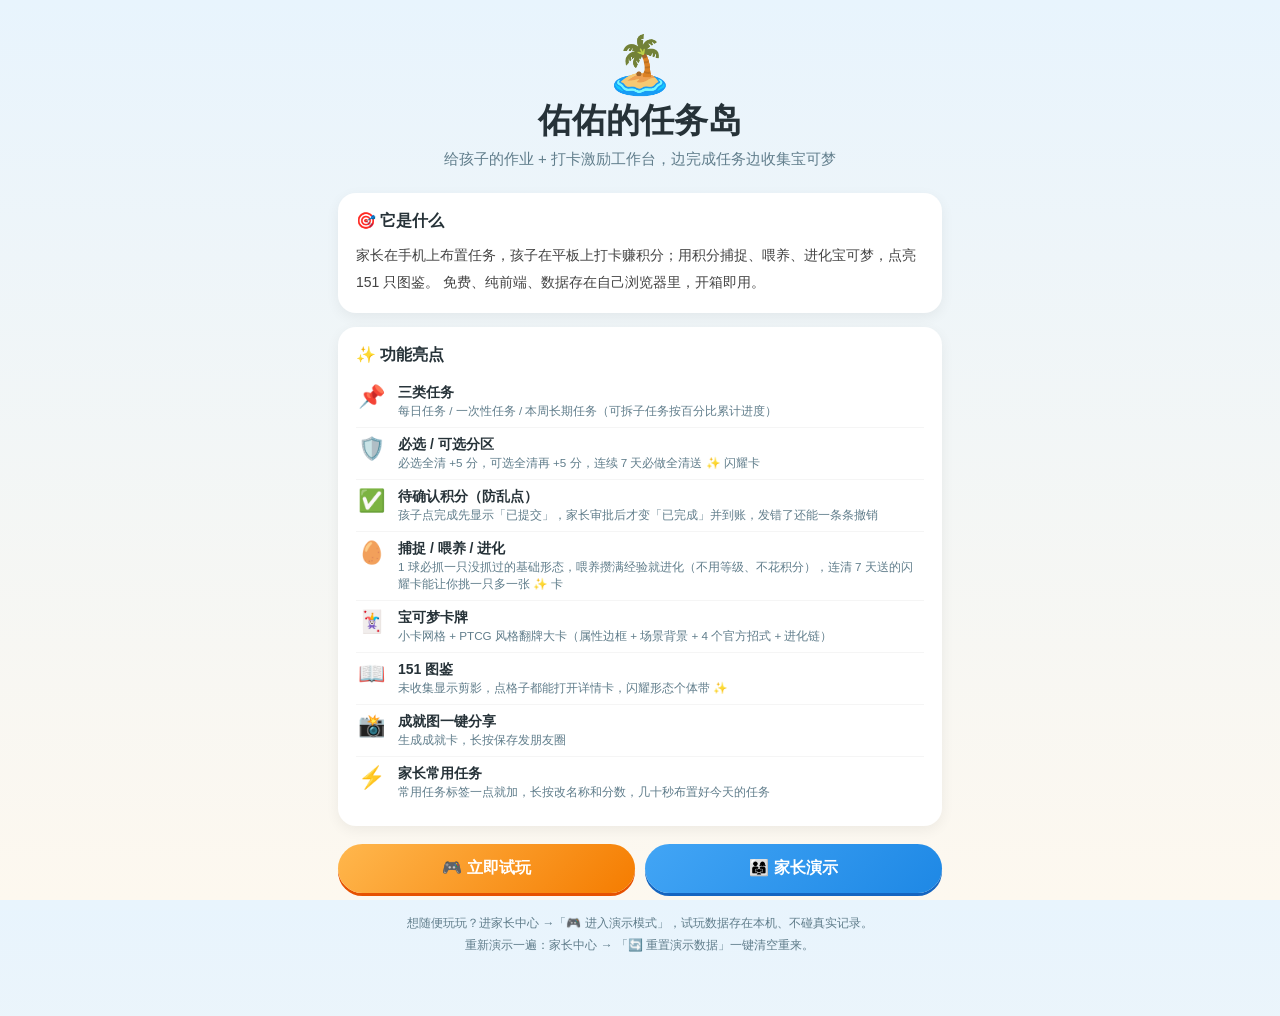
<file: intro.html>
<!DOCTYPE html>
<html lang="zh-CN">
<head>
<meta charset="UTF-8">
<meta name="viewport" content="width=device-width, initial-scale=1.0">
<title>佑佑的任务岛 · 演示</title>
<link rel="stylesheet" href="css/style.css">
<style>
  body { background: linear-gradient(180deg, #e8f4fd 0%, #fdf8ef 100%); min-height: 100vh; }
  .intro { max-width: 640px; margin: 0 auto; padding: 32px 18px 60px; }
  .intro-hero { text-align: center; margin-bottom: 24px; }
  .intro-hero h1 { font-size: 34px; margin: 0 0 6px; }
  .intro-hero p { color: var(--ink-soft); margin: 0; font-size: 15px; }
  .intro-card { background: #fff; border-radius: 18px; padding: 18px; margin-bottom: 14px; box-shadow: 0 4px 14px rgba(0,0,0,.06); }
  .intro-card h3 { margin: 0 0 10px; font-size: 16px; }
  .feat { display: flex; align-items: flex-start; gap: 12px; padding: 8px 0; border-bottom: 1px solid #f5f5f5; font-size: 14px; }
  .feat:last-child { border-bottom: 0; }
  .feat .ico { font-size: 22px; width: 30px; text-align: center; flex-shrink: 0; }
  .feat b { display: block; }
  .feat small { color: var(--ink-soft); }
  .btn-row { display: flex; gap: 10px; margin-top: 18px; flex-wrap: wrap; }
  .btn-row a { flex: 1; min-width: 150px; text-align: center; text-decoration: none; border-radius: 999px; padding: 14px 18px; font-size: 16px; font-weight: 800; color: #fff; }
  .btn-play { background: linear-gradient(135deg, #ffb74d, #f57c00); box-shadow: 0 3px 0 #e65100; }
  .btn-parent { background: linear-gradient(135deg, #42a5f5, #1e88e5); box-shadow: 0 3px 0 #1565c0; }
  .foot { text-align: center; color: var(--ink-soft); font-size: 12px; margin-top: 20px; line-height: 1.8; }
</style>
</head>
<body>
<div class="intro">
  <div class="intro-hero">
    <div style="font-size:56px">🏝️</div>
    <h1>佑佑的任务岛</h1>
    <p>给孩子的作业 + 打卡激励工作台，边完成任务边收集宝可梦</p>
  </div>

  <div class="intro-card">
    <h3>🎯 它是什么</h3>
    <div style="font-size:14px;line-height:1.9;color:#444">
      家长在手机上布置任务，孩子在平板上打卡赚积分；用积分捕捉、喂养、进化宝可梦，点亮 151 只图鉴。
      免费、纯前端、数据存在自己浏览器里，开箱即用。
    </div>
  </div>

  <div class="intro-card">
    <h3>✨ 功能亮点</h3>
    <div class="feat"><div class="ico">📌</div><div><b>三类任务</b><small>每日任务 / 一次性任务 / 本周长期任务（可拆子任务按百分比累计进度）</small></div></div>
    <div class="feat"><div class="ico">🛡️</div><div><b>必选 / 可选分区</b><small>必选全清 +5 分，可选全清再 +5 分，连续 7 天必做全清送 ✨ 闪耀卡</small></div></div>
    <div class="feat"><div class="ico">✅</div><div><b>待确认积分（防乱点）</b><small>孩子点完成先显示「已提交」，家长审批后才变「已完成」并到账，发错了还能一条条撤销</small></div></div>
    <div class="feat"><div class="ico">🥚</div><div><b>捕捉 / 喂养 / 进化</b><small>1 球必抓一只没抓过的基础形态，喂养攒满经验就进化（不用等级、不花积分），连清 7 天送的闪耀卡能让你挑一只多一张 ✨ 卡</small></div></div>
    <div class="feat"><div class="ico">🃏</div><div><b>宝可梦卡牌</b><small>小卡网格 + PTCG 风格翻牌大卡（属性边框 + 场景背景 + 4 个官方招式 + 进化链）</small></div></div>
    <div class="feat"><div class="ico">📖</div><div><b>151 图鉴</b><small>未收集显示剪影，点格子都能打开详情卡，闪耀形态个体带 ✨</small></div></div>
    <div class="feat"><div class="ico">📸</div><div><b>成就图一键分享</b><small>生成成就卡，长按保存发朋友圈</small></div></div>
    <div class="feat"><div class="ico">⚡</div><div><b>家长常用任务</b><small>常用任务标签一点就加，长按改名称和分数，几十秒布置好今天的任务</small></div></div>
  </div>

  <div class="btn-row">
    <a class="btn-play" href="index.html">🎮 立即试玩</a>
    <a class="btn-parent" href="index.html" onclick="localStorage.setItem('km_role','parent')">👨‍👩‍👧 家长演示</a>
  </div>

  <div class="foot">
    想随便玩玩？进家长中心 →「🎮 进入演示模式」，试玩数据存在本机、不碰真实记录。<br>
    重新演示一遍：家长中心 → 「🔄 重置演示数据」一键清空重来。
  </div>
</div>
</body>
</html>
</file>
<file: css/style.css>
/* ============================================================
   佑佑 任务岛 - 样式表
   孩子端明亮卡通 / 家长端清爽列表 / 全套捕捉进化动画
   ============================================================ */

:root {
  --yellow: #ffd54f;
  --red: #ee4444;
  --blue: #4fc3f7;
  --green: #66bb6a;
  --bg-top: #6ec6ff;
  --bg-bottom: #b3e5fc;
  --card: #ffffff;
  --ink: #263238;
  --ink-soft: #607d8b;
  --radius: 20px;
  --shadow: 0 6px 20px rgba(38, 50, 56, .15);
}

* { margin: 0; padding: 0; box-sizing: border-box; -webkit-tap-highlight-color: transparent; }

html, body { height: 100%; }

body {
  font-family: "PingFang SC", "Microsoft YaHei", "Segoe UI", sans-serif;
  color: var(--ink);
  background: linear-gradient(180deg, var(--bg-top), var(--bg-bottom)) fixed;
  overscroll-behavior: none;
}

.hidden { display: none !important; }

/* ---------- 加载屏 ---------- */
.loading-screen {
  min-height: 100vh; display: flex; flex-direction: column;
  align-items: center; justify-content: center; gap: 20px; color: #fff;
}
.loading-ball {
  width: 64px; height: 64px; border-radius: 50%;
  background: linear-gradient(#e53935 50%, #fff 50%);
  border: 4px solid #263238; position: relative;
  animation: ball-bounce 0.7s ease-in-out infinite alternate;
}
.loading-ball::before {
  content: ''; position: absolute; top: 50%; left: -4px; right: -4px; height: 8px;
  transform: translateY(-50%); background: #263238;
}
.loading-ball::after {
  content: ''; position: absolute; top: 50%; left: 50%; width: 20px; height: 20px;
  border-radius: 50%; transform: translate(-50%, -50%);
  background: #fff; border: 4px solid #263238;
}
@keyframes ball-bounce { from { transform: translateY(0) rotate(0); } to { transform: translateY(-18px) rotate(20deg); } }

/* ---------- 顶部栏 ---------- */
.topbar {
  position: sticky; top: 0; z-index: 50;
  display: flex; align-items: center; justify-content: space-between;
  padding: 12px 16px;
  background: rgba(255, 255, 255, .85); backdrop-filter: blur(10px);
  box-shadow: 0 2px 12px rgba(38, 50, 56, .12);
}
.topbar .title { font-size: 20px; font-weight: 800; }
.topbar .title small { display: block; font-size: 11px; font-weight: 400; color: var(--ink-soft); }

.badges { display: flex; gap: 8px; }
.badge {
  display: flex; align-items: center; gap: 4px;
  padding: 6px 12px; border-radius: 999px; font-weight: 800; font-size: 15px;
  background: #fff7dd; color: #b8860b; box-shadow: var(--shadow);
}
.badge.ball { background: #ffe8e8; color: var(--red); }
.badge.shake-it { animation: pop .4s ease; }
@keyframes pop { 50% { transform: scale(1.35); } }

/* ---------- 内容区 ---------- */
.page { padding: 16px 16px calc(120px + env(safe-area-inset-bottom)); max-width: 720px; margin: 0 auto; }

/* 进度卡 */
.progress-card {
  background: var(--card); border-radius: var(--radius); box-shadow: var(--shadow);
  padding: 16px; margin-bottom: 16px;
  display: flex; flex-direction: column; gap: 14px;   /* 每组进度条之间留足间距，避免必做/选做贴在一起 */
}
/* 每一组「标题 + 进度条」独立成块 */
.progress-item { display: flex; flex-direction: column; }
.progress-item + .progress-item {
  border-top: 1px dashed rgba(0, 0, 0, .07);   /* 多组之间再加一条分隔线，视觉上不粘连 */
  padding-top: 12px;
}
.progress-head { display: flex; flex-wrap: wrap; justify-content: space-between; align-items: baseline; column-gap: 12px; row-gap: 4px; margin-bottom: 10px; }
.progress-head b { font-size: 18px; line-height: 1.35; }
.progress-head span { color: var(--ink-soft); font-size: 13px; text-align: right; flex: 0 1 auto; }
.progress-track { height: 16px; background: #eceff1; border-radius: 999px; overflow: hidden; }
.progress-fill {
  position: relative; height: 100%; border-radius: 999px; overflow: hidden;
  transition: width .5s ease, background .45s ease;
  background: linear-gradient(90deg, #c3d7ef, #acc9ea);   /* 兜底=淡蓝，正常情况下 JS 按百分比写内联色 */
}
/* 完成：绿色底 + 一道白光扫过（原来的黄色闪烁容易被当成「警告」，也不如绿色直观） */
.progress-fill.full {
  background: linear-gradient(90deg, #43a047, #66bb6a);
  box-shadow: inset 0 0 0 1px rgba(255, 255, 255, .35);
}
.progress-fill.full::after {
  content: ''; position: absolute; inset: 0;
  background: linear-gradient(100deg, transparent 30%, rgba(255, 255, 255, .68) 50%, transparent 70%);
  transform: translateX(-120%);
  animation: pf-sheen 1.9s ease-in-out infinite;
}
@keyframes pf-sheen {
  0%        { transform: translateX(-120%); }
  55%, 100% { transform: translateX(120%); }
}
/* 必做/选做进度条可点击 → 弹出任务清单 */
.progress-item.clickable { cursor: pointer; user-select: none; -webkit-tap-highlight-color: transparent; transition: transform .12s; }
.progress-item.clickable:active { transform: scale(.985); }
.pd-tap { margin-top: 6px; text-align: right; font-size: 11px; color: #b0bec5; letter-spacing: .3px; }
.progress-item.clickable:active .pd-tap { color: var(--blue); }

/* ---------- 任务卡片 ---------- */
.task-card {
  display: flex; align-items: center; gap: 12px;
  background: var(--card); border-radius: var(--radius); box-shadow: var(--shadow);
  padding: 14px 16px; margin-bottom: 12px;
  transition: transform .15s ease, opacity .3s;
}
.task-card:active { transform: scale(.98); }
.task-card .emoji {
  width: 48px; height: 48px; flex: none; display: grid; place-items: center;
  font-size: 26px; background: #f1f8ff; border-radius: 14px;
}
.task-card .info { flex: 1; min-width: 0; }
.task-card .info b { display: block; font-size: 17px; overflow: hidden; text-overflow: ellipsis; white-space: nowrap; }
.task-card .info span { font-size: 12px; color: var(--ink-soft); }
.task-card .pts { font-weight: 800; color: #f57f17; font-size: 15px; flex: none; }

.btn-done {
  flex: none; border: 0; cursor: pointer;
  padding: 12px 20px; border-radius: 999px;
  font-size: 16px; font-weight: 800; color: #fff;
  background: linear-gradient(135deg, #42a5f5, #1e88e5);
  box-shadow: 0 4px 0 #1565c0; transition: transform .1s;
}
.btn-done:active { transform: translateY(3px); box-shadow: none; }
.task-card.done { opacity: .65; }
.task-card.done .emoji { background: #e8f5e9; }
.task-card.done .btn-done {
  background: linear-gradient(135deg, #66bb6a, #43a047); box-shadow: 0 4px 0 #2e7d32;
}
/* 已提交（待家长审批）态：按下观感，卡片保持原位 */
.task-card.submitted { opacity: .9; border-color: #c5cae9; }
.task-card.submitted .emoji { background: #e8eaf6; }
.task-card.submitted .btn-done.submitted-btn {
  background: linear-gradient(135deg, #5c6bc0, #3949ab);
  box-shadow: 0 2px 0 #283593;
  transform: translateY(2px);
}
.task-card.just-done { animation: done-jump .5s ease; }
@keyframes done-jump { 30% { transform: translateY(-8px) scale(1.03); } }

/* ---------- 底部导航 ---------- */
.tabbar {
  position: fixed; bottom: 0; left: 0; right: 0; z-index: 50;
  display: flex; justify-content: space-around;
  background: rgba(255, 255, 255, .92); backdrop-filter: blur(10px);
  border-top: 1px solid #e0e0e0; padding: 6px 0 max(6px, env(safe-area-inset-bottom));
}
.tabbar button {
  border: 0; background: none; cursor: pointer;
  display: flex; flex-direction: column; align-items: center; gap: 2px;
  font-size: 11px; color: var(--ink-soft); padding: 6px 14px; border-radius: 14px;
}
.tabbar button .ico { font-size: 24px; line-height: 1; }
.tabbar button.on { color: var(--red); background: #fff3f3; font-weight: 700; }
.tabbar button.secret { opacity: .25; }
/* 悬浮贴边操作按钮（右下角，返回/登出） */
.fab-col {
  position: fixed; bottom: 24px; right: 12px; z-index: 60;
  display: flex; flex-direction: column; gap: 8px;
}
/* 孩子端"登出"悬浮按钮：移到 tabbar 上方，避免遮挡"家长"入口；并支持拖动 */
#kid-logout-fab {
  bottom: calc(80px + env(safe-area-inset-bottom));
  cursor: grab; touch-action: none;
}
#kid-logout-fab:active { cursor: grabbing; }
.fab-btn {
  border: 0; cursor: pointer; font-size: 12px; font-weight: 600;
  padding: 9px 14px; border-radius: 999px;
  background: rgba(255, 255, 255, .96); color: var(--ink);
  box-shadow: 0 4px 14px rgba(31, 64, 98, .22); border: 1px solid #eee;
}
.fab-btn:active { transform: scale(.96); }
.fab-btn.logout { color: #e53935; }

/* ---------- 宝可梦页 ---------- */
.section-title { margin: 18px 4px 10px; font-size: 16px; font-weight: 800; display: flex; justify-content: space-between; align-items: center; }
.section-title small { color: var(--ink-soft); font-weight: 400; }

.pm-card {
  display: flex; gap: 12px; align-items: center;
  background: var(--card); border-radius: var(--radius); box-shadow: var(--shadow);
  padding: 12px 14px; margin-bottom: 12px; position: relative; overflow: hidden;
}
.pm-card.shiny { background: linear-gradient(135deg, #fffde7, #fff8e1); }
.pm-card img { width: 72px; height: 72px; image-rendering: pixelated; flex: none; }
.pm-card .pm-info { flex: 1; min-width: 0; }
.pm-card .pm-name { font-weight: 800; font-size: 17px; }
.pm-card .pm-lv { font-size: 12px; color: var(--ink-soft); margin: 2px 0 6px; }
.exp-track { height: 10px; background: #eceff1; border-radius: 999px; overflow: hidden; }
.exp-fill {
  height: 100%; border-radius: 999px; transition: width .6s ease;
  background: linear-gradient(90deg, #7e57c2, #b39ddb);
}
.pm-actions { display: flex; flex-direction: column; gap: 6px; flex: none; }
.pm-actions button {
  border: 0; cursor: pointer; border-radius: 999px; padding: 7px 12px;
  font-size: 12px; font-weight: 800; color: #fff;
}
.btn-feed { background: linear-gradient(135deg, #7e57c2, #5e35b1); box-shadow: 0 3px 0 #4527a0; }
.btn-evo { background: linear-gradient(135deg, #ffb300, #fb8c00); box-shadow: 0 3px 0 #e65100; }
.btn-evo:disabled { filter: grayscale(1); opacity: .5; box-shadow: none; }
.btn-lead { background: linear-gradient(135deg, #ef5350, #e53935); box-shadow: 0 3px 0 #b71c1c; }
.lead-star { position: absolute; top: 8px; right: 10px; font-size: 18px; }

/* 捕捉区：顶部只留一行球数 + 两个并排按钮，规则说明收到折叠小抄里 */
.catch-zone {
  background: linear-gradient(135deg, #ffe0b2, #ffcc80);
  border-radius: var(--radius); box-shadow: var(--shadow);
  padding: 12px 14px 14px; margin-bottom: 4px; text-align: center;
}
.catch-zone .ball-row { display: flex; align-items: center; justify-content: center; gap: 8px; margin: 0 0 10px; min-height: 24px; flex-wrap: wrap; }
.catch-actions { display: grid; grid-template-columns: 1fr 1fr; gap: 10px; }
.ball-count { font-size: 12px; color: #8d6e63; font-weight: 700; white-space: nowrap; }
.ball-count b { font-size: 14px; color: #5d4037; }
.ball-icons { display: flex; align-items: center; gap: 4px; flex-wrap: wrap; }
.ball-more { font-size: 11px; color: #8d6e63; font-weight: 800; }
.ball-empty { font-size: 12px; color: #8d6e63; }
.mini-ball {
  width: 18px; height: 18px; border-radius: 50%; position: relative;
  background: linear-gradient(#e53935 50%, #fff 50%); border: 2px solid #263238;
}
.mini-ball::before { content: ''; position: absolute; top: 50%; left: -2px; right: -2px; height: 2px; transform: translateY(-50%); background: #263238; }
.mini-ball::after { content: ''; position: absolute; top: 50%; left: 50%; width: 6px; height: 6px; border-radius: 50%; transform: translate(-50%, -50%); background: #fff; border: 1.5px solid #263238; }

.btn-big {
  border: 0; cursor: pointer; width: 100%;
  display: flex; align-items: center; justify-content: center; gap: 5px;
  padding: 13px 6px; border-radius: 999px;
  font-size: 17px; font-weight: 800; color: #fff; white-space: nowrap;
  background: linear-gradient(135deg, #ef5350, #e53935);
  box-shadow: 0 5px 0 #b71c1c;
}
.btn-big small { font-size: 12px; font-weight: 800; opacity: .9; }
.btn-big:active { transform: translateY(4px); box-shadow: none; }
.btn-big.buy { background: linear-gradient(135deg, #ffd54f, #ffb300); color: #6d4c00; box-shadow: 0 5px 0 #b8860b; }
.btn-big:disabled { filter: grayscale(1); opacity: .55; box-shadow: none; }
/* 窄屏：两个按钮并排也不能让文字挤成两行 */
@media (max-width: 360px) {
  .catch-actions { gap: 8px; }
  .btn-big { font-size: 15px; padding: 12px 4px; gap: 4px; }
  .btn-big small { font-size: 11px; }
  .catch-actions .btn-big svg { width: 18px; height: 18px; }
}

/* 图鉴 */
.dex-grid { display: grid; grid-template-columns: repeat(auto-fill, minmax(64px, 1fr)); gap: 8px; }
.dex-cell {
  background: var(--card); border-radius: 14px; box-shadow: var(--shadow);
  aspect-ratio: 1; display: flex; flex-direction: column;
  align-items: center; justify-content: center; position: relative; overflow: hidden;
  cursor: pointer; transition: transform .12s;
}
.dex-cell:active { transform: scale(.94); }
.dex-cell.unknown { cursor: pointer; }
.dex-cell.unknown:active { transform: scale(.94); }
.dex-cell img { width: 46px; height: 46px; image-rendering: pixelated; }
.dex-cell .no { font-size: 9px; color: var(--ink-soft); position: absolute; top: 3px; left: 6px; }
.dex-cell.unknown img { filter: brightness(0) opacity(.6); }
.dex-cell.unknown .q { position: absolute; font-size: 20px; font-weight: 900; color: #90a4ae; }
.dex-cell .star { position: absolute; top: 2px; right: 4px; font-size: 12px; }
.dex-cell.shiny-cell { background: linear-gradient(135deg, #fffde7, #ffecb3); }
.dex-cell.got-new { animation: pop .5s ease; }
.sparkle {
  position: absolute; font-size: 14px; pointer-events: none;
  animation: sparkle-fly 1.2s ease-out forwards;
}
@keyframes sparkle-fly {
  0% { transform: translateY(6px) scale(.4); opacity: 0; }
  30% { opacity: 1; }
  100% { transform: translateY(-26px) scale(1.1) rotate(40deg); opacity: 0; }
}

/* ---------- 我的页 ---------- */
.stat-grid { display: grid; grid-template-columns: 1fr 1fr; gap: 12px; margin-bottom: 16px; }
.stat-card {
  background: var(--card); border-radius: var(--radius); box-shadow: var(--shadow);
  padding: 16px; text-align: center;
}
.stat-card b { display: block; font-size: 28px; color: #e53935; }
.stat-card span { font-size: 12px; color: var(--ink-soft); }

/* 「我的」页顶部：4 个数字卡片 + 右下角快捷操作（成就图这类"偶尔用一次"的入口，别做成整块大按钮） */
.me-head { margin-bottom: 4px; }
.me-actions { display: flex; justify-content: flex-end; margin: -6px 4px 0; }
.me-actions .btn-ghost.mini { padding: 6px 14px; font-size: 12px; }
/* 积分记录筛选（全部 / 获得 / 扣分） */
.log-filter { display: flex; gap: 6px; margin: 0 4px 8px; }
.log-tab {
  border: 1.5px solid #e3e8ef; background: #fff; border-radius: 999px;
  padding: 5px 14px; font-size: 12px; font-weight: 700; color: var(--ink-soft); cursor: pointer;
}
.log-tab.on { border-color: var(--blue); background: #e8f6fe; color: #0277bd; }

/* 「我的」页各明细列表：超过一定条数后固定高度、列表内部滚动，别把页面越拉越长 */
.log-list {
  background: var(--card); border-radius: var(--radius); box-shadow: var(--shadow);
  max-height: 340px; overflow-y: auto; overflow-x: hidden;
  -webkit-overflow-scrolling: touch; scrollbar-width: thin;
}
.log-item { display: flex; justify-content: space-between; padding: 12px 16px; border-bottom: 1px solid #f5f5f5; font-size: 14px; }
.log-item:last-child { border-bottom: 0; }
.log-item .when { color: var(--ink-soft); font-size: 12px; }
.log-item .amt { font-weight: 800; }
.amt.plus { color: #43a047; }
.amt.minus { color: #e53935; }

/* ---------- 家长端 ---------- */
.parent-head {
  display: flex; justify-content: space-between; align-items: center;
  margin-bottom: 16px;
}
.parent-head h2 { font-size: 20px; }
.btn-ghost {
  border: 1px solid #b0bec5; background: #fff; color: var(--ink-soft);
  border-radius: 999px; padding: 8px 16px; font-size: 13px; cursor: pointer;
}

.panel {
  background: var(--card); border-radius: var(--radius); box-shadow: var(--shadow);
  padding: 16px; margin-bottom: 16px;
}
.panel h3 { font-size: 14px; margin: 12px 0 8px; display: flex; justify-content: space-between; align-items: center; }

.tpl-row { display: flex; flex-wrap: wrap; gap: 8px; }
.chip {
  border: 1px solid #90caf9; background: #e3f2fd; color: #1565c0;
  border-radius: 999px; padding: 8px 14px; font-size: 13px; cursor: pointer; font-weight: 700;
}
.chip.red { border-color: #ef9a9a; background: #ffebee; color: #c62828; }
/* 家长端「管理历史类别」：一行一个小胶囊，名称不换行，图标缩到 15px 免得把行撑高 */
.cat-tags { display: flex; flex-wrap: wrap; align-items: center; gap: 8px; margin-top: 10px; }
.cat-tag {
  display: inline-flex; align-items: center; gap: 5px; max-width: 100%;
  padding: 4px 5px 4px 9px; background: #e3f2fd; border: 1px solid #bbdefb;
  border-radius: 999px; font-size: 13px; font-weight: 700; color: #1565c0;
  line-height: 1.5; white-space: nowrap;
}
.cat-tag-ico { display: inline-flex; flex: 0 0 auto; align-items: center; justify-content: center; width: 15px; height: 15px; }
.cat-tag-ico svg, .cat-tag-ico img { display: block; width: 15px; height: 15px; }
.cat-tag-name { flex: 0 1 auto; min-width: 0; overflow: hidden; white-space: nowrap; text-overflow: ellipsis; }
.cat-tag-x {
  display: inline-flex; flex: 0 0 auto; align-items: center; justify-content: center;
  width: 19px; height: 19px; padding: 0; border: 0; border-radius: 50%;
  background: rgba(239, 83, 80, .13); color: #e53935;
  font-size: 11px; line-height: 1; cursor: pointer;
  -webkit-tap-highlight-color: transparent;
}
.cat-tag-x:active { background: rgba(239, 83, 80, .28); }
.cat-add { display: inline-flex; align-items: center; gap: 6px; }
.cat-add-inp {
  width: 104px; padding: 6px 12px; font-size: 13px;
  border: 1px solid #e0e0e0; border-radius: 999px; font-family: inherit;
}
.cat-add-inp:focus { outline: none; border-color: var(--blue); }
.cat-add .chip { padding: 6px 14px; font-size: 13px; }
/* 家长端「布置任务」里的折叠块：管理类别 / 批量添加。默认收起，只占一行，点开才展开 */
.fold-box {
  margin-top: 8px; border: 1.5px dashed #dbe3ec; border-radius: 14px; background: #fafbfd;
}
.fold-box > summary {
  display: flex; align-items: center; gap: 6px; cursor: pointer;
  padding: 10px 13px; font-size: 13px; font-weight: 800; color: var(--ink-soft);
  list-style: none; -webkit-tap-highlight-color: transparent;
}
.fold-box > summary::-webkit-details-marker { display: none; }
.fold-box > summary::after {
  content: '▾'; margin-left: auto; color: #b0bec5; font-size: 12px;
  transition: transform .2s;
}
.fold-box[open] > summary::after { transform: rotate(180deg); }
.fold-box[open] > summary { border-bottom: 1px dashed #dbe3ec; color: var(--ink); }
.fold-box .fold-body { padding: 10px 12px 12px; }
.fold-box .fold-body textarea { min-height: 110px; background: #fff; }

/* 常用任务标签：图标 + 名称 + 分数 + ✕；单击=添加任务，长按=编辑标签（见 bindQuickLongPress） */
.quick-chip {
  display: inline-flex; align-items: center; gap: 6px; max-width: 100%;
  cursor: pointer;
  -webkit-tap-highlight-color: transparent;
  touch-action: manipulation;
  transition: transform .12s ease, box-shadow .12s ease;
}
/* 手机长按不能选中文字/弹复制菜单，否则会打断长按手势 */
.quick-chip, .quick-chip * {
  -webkit-user-select: none; -moz-user-select: none; -ms-user-select: none; user-select: none;
  -webkit-touch-callout: none;
}
/* 家长端任务行长按拖动排序同理：禁止选中文字/弹复制菜单，否则系统选字会抢走长按 */
.prow, .prow * {
  -webkit-user-select: none; -moz-user-select: none; -ms-user-select: none; user-select: none;
  -webkit-touch-callout: none;
}
/* 图标/文字不接收指针事件：长按的落点变成标签本身，系统就不会当作文本去选字（✕ 仍可点） */
.quick-chip svg, .quick-chip .qc-name, .quick-chip .qc-pts { pointer-events: none; }
.quick-chip .qc-name { max-width: 10em; overflow: hidden; text-overflow: ellipsis; white-space: nowrap; }
.quick-chip .qc-pts { color: #ef6c00; font-size: 12px; }
.quick-chip .qc-x {
  color: #c62828; padding: 0 4px; border-radius: 50%; font-weight: 400; line-height: 1.1;
}
.quick-chip.pressed { transform: scale(.95); box-shadow: 0 0 0 2px rgba(21, 101, 192, .35) inset; }
/* 拖动中的标签：放大 + 蓝边 + 轻微上浮，iOS 不支持 vibrate，靠这个视觉反馈提示"已可拖" */
.quick-chip.dragging {
  transform: scale(1.06);
  box-shadow: 0 6px 16px rgba(21, 101, 192, .25), 0 0 0 2px rgba(21, 101, 192, .55) inset;
  z-index: 3; position: relative;
}
.quick-add { flex: 0 0 auto; padding: 6px 14px; font-size: 18px; line-height: 1.35; }
/* 常用任务标题行：标题不换行，「排序」「＋」固定在右边；窄屏藏掉说明文字免得挤成两行 */
.quick-head h3 { white-space: nowrap; }
.quick-head h3 small { display: inline-block; max-width: 12em; overflow: hidden; text-overflow: ellipsis; white-space: nowrap; vertical-align: bottom; }
@media (max-width: 370px) { .quick-head h3 small { display: none; } }
/* 常用任务「排序」按钮：普通态淡蓝，排序中变绿色「确认」 */
.quick-sort { flex: 0 0 auto; padding: 6px 12px; font-size: 13px; line-height: 1.35; }
.quick-sort.active { border-color: #66bb6a; background: #e8f5e9; color: #2e7d32; }
/* 排序模式：标签变虚线；✕ 只是隐藏但保留占位，标签宽度不变，否则一进排序每行能多挤下一个、布局乱跳 */
#pt-quick-list.sorting .quick-chip {
  border-style: dashed; cursor: grab;
  /* 手机上必须关掉浏览器的滚动/缩放接管，否则长按拖动会被「页面滚动」抢先 */
  touch-action: none; -webkit-user-drag: none;
}
#pt-quick-list.sorting .quick-chip .qc-x { visibility: hidden; pointer-events: none; }
/* 手机端常用任务固定两列网格：标签名字长短不会再让每行个数乱跳，普通/排序两种状态布局完全一致 */
@media (max-width: 520px) {
  #pt-quick-list { display: grid; grid-template-columns: repeat(2, minmax(0, 1fr)); gap: 8px; align-items: stretch; }
  #pt-quick-list .quick-chip { width: auto; max-width: none; min-width: 0; overflow: hidden; }
  #pt-quick-list .quick-chip .qc-name { flex: 1 1 auto; min-width: 0; max-width: none; }
  #pt-quick-list .quick-chip .qc-pts, #pt-quick-list .quick-chip .qc-x { flex: 0 0 auto; }
}
/* 更窄（≤400）：两列偏挤，收紧内边距/✕，名字多露 1~2 个字 */
@media (max-width: 400px) {
  #pt-quick-list .quick-chip { padding: 7px 10px; gap: 4px; }
  #pt-quick-list .quick-chip .qc-pts { font-size: 11px; }
  #pt-quick-list .quick-chip .qc-x { padding: 0 1px; }
}
/* 320 档：两列太挤，藏掉分数，保证名字还能看到 4~5 个字 */
@media (max-width: 360px) {
  #pt-quick-list { gap: 6px; }
  #pt-quick-list .quick-chip { padding: 7px 9px; font-size: 12px; }
  #pt-quick-list .quick-chip .qc-pts { display: none; }
}
/* 拖动中的标签：让出指针事件，否则 elementFromPoint 永远只命中它自己 */
.quick-chip.dragging {
  pointer-events: none; transform: scale(1.06);
  box-shadow: 0 8px 20px rgba(21, 101, 192, .28); z-index: 3;
}

.input-row { display: flex; gap: 8px; margin-top: 12px; flex-wrap: wrap; }
/* 输入框加大加高，手机编辑方便；下拉（选择类）字号小、宽度窄 */
.input-row input, .input-row select {
  border: 2px solid #e0e0e0; border-radius: 12px; padding: 13px 14px; flex: 1; min-width: 110px;
}
.input-row input { font-size: 16px; }
.input-row select { font-size: 14px; padding: 13px 10px; }
.input-row input:focus, .input-row select:focus, textarea:focus { outline: none; border-color: var(--blue); }
textarea {
  width: 100%; border: 2px solid #e0e0e0; border-radius: 12px;
  padding: 10px 12px; font-size: 14px; min-height: 90px; resize: vertical;
  font-family: inherit;
}
.form-hint { font-size: 11px; color: var(--ink-soft); margin-top: 6px; }

/* ---------- 自绘下拉（替代原生 select） ----------
   原生 select 在手机上会弹满屏的系统选择器（还会盖住整个页面），这里改成贴着按钮展开的小浮层。
   浮层用 position:fixed + 动态算坐标：弹窗本身是 overflow:auto，absolute 会被裁掉。 */
.uiselect { position: relative; flex: 1 1 auto; min-width: 0; }
.uiselect-btn {
  width: 100%; box-sizing: border-box; display: flex; align-items: center; gap: 6px;
  border: 1.5px solid #e3e8ef; border-radius: 9px; background: #fafbfd;
  height: 36px; padding: 0 10px; font-size: 13px; font-family: inherit; color: var(--ink);
  text-align: left; cursor: pointer; transition: border-color .15s, background .15s;
  -webkit-tap-highlight-color: transparent;
}
.uiselect-btn:active { background: #eef4fb; }
.uiselect.open .uiselect-btn { border-color: var(--blue); background: #fff; }
.uiselect-val { flex: 1 1 auto; min-width: 0; overflow: hidden; white-space: nowrap; text-overflow: ellipsis; }
.uiselect-caret {
  flex: 0 0 auto; width: 0; height: 0; margin-top: 2px;
  border-left: 4px solid transparent; border-right: 4px solid transparent; border-top: 5px solid #90a4ae;
  transition: transform .18s;
}
.uiselect.open .uiselect-caret { transform: rotate(180deg); }
.uiselect-pop {
  position: fixed; z-index: 120; display: none; box-sizing: border-box;
  background: #fff; border: 1px solid #e6ebf2; border-radius: 12px;
  box-shadow: 0 12px 28px rgba(31, 64, 98, .18); padding: 5px;
  max-height: 240px; overflow-y: auto; -webkit-overflow-scrolling: touch;
}
.uiselect.open .uiselect-pop { display: block; }
.uiselect-opt {
  display: block; width: 100%; box-sizing: border-box; border: 0; background: transparent;
  border-radius: 8px; padding: 9px 10px; font-size: 13px; font-family: inherit; color: var(--ink);
  text-align: left; cursor: pointer; white-space: nowrap; overflow: hidden; text-overflow: ellipsis;
  -webkit-tap-highlight-color: transparent;
}
.uiselect-opt:active { background: #eef4fb; }
.uiselect-opt.on { color: var(--blue); background: #e3f2fd; font-weight: 800; }
/* 表单行里的下拉跟输入框一样高一样粗（家长端内联表单用大号） */
.input-row .uiselect-btn { height: auto; border-width: 2px; border-radius: 12px; padding: 13px 10px; font-size: 14px; }
/* 一行里的控件必须等高：下拉（48）/ 数字框（53）/ 必做胶囊（53）原来各算各的，高低不齐 */
.input-row input,
.input-row .uiselect-btn,
.input-row .req-toggle { height: 50px; box-sizing: border-box; padding-top: 0; padding-bottom: 0; }
.input-row .req-toggle { flex: 0 0 56px; height: auto; padding: 13px 2px; border-width: 2px; border-radius: 12px; font-size: 14px; }

/* ---------- 分值步进器（−5 / +5） ----------
   家长端新建任务、多日奖励、奖励/扣分都用这一套，别再各自写 input[type=number] */
.stepper { display: flex; align-items: stretch; gap: 4px; flex: 1 1 auto; min-width: 0; }
/* 表单行里：分值给固定宽度（−/输入/＋），剩下的空间留给类别。
   不能让它按内容撑开 —— number input 的内容宽度很大，会把类别挤没 */
.input-row .stepper { flex: 0 1 120px; min-width: 104px; }
.stepper input {
  flex: 1 1 auto; width: 100%; min-width: 0; text-align: center;
  font-size: 17px; font-weight: 800; padding: 13px 4px;
}
.step-btn {
  flex: 0 0 32px; border: 2px solid #dfe6ee; border-radius: 12px; background: #fff;
  color: #37474f; font-size: 19px; font-weight: 800; line-height: 1; font-family: inherit;
  cursor: pointer; -webkit-tap-highlight-color: transparent;
}
.step-btn:active { transform: scale(.93); background: #eef4fb; border-color: #bbdefb; color: #1565c0; }
/* 编辑弹窗里的紧凑栅格：类别/积分/必做 一行，所属多日任务/任务类型 一行 */
.te-grid { display: grid; gap: 8px; align-items: end; margin-bottom: 6px; }
.te-grid3 { grid-template-columns: minmax(0, 1.45fr) minmax(0, .72fr) minmax(0, 1fr); }
.te-grid2 { grid-template-columns: minmax(0, 1fr) minmax(0, 1fr); }
.te-fld { min-width: 0; }
.te-fld > label { display: block; margin: 6px 0 3px; font-size: 11px; color: var(--ink-soft); }
.te-fld .uiselect { width: 100%; flex: none; }
.te-fld input, .te-fld .uiselect-btn { margin-bottom: 0; }
/* 数字框要和下拉按钮、必做胶囊完全等高。
   注意必须带 .modal 前缀：`.modal input` 那条规则写在文件后面，同权重会把它盖掉，
   表现就是数字框往下差 6px（margin-bottom）——用户看到的"格子没对齐" */
.modal .te-fld input {
  height: 36px; padding: 0 10px; font-size: 13px; line-height: 34px;
  border-width: 1.5px; border-radius: 9px; text-align: center; margin-bottom: 0;
}
/* 必做/选做：只有两个值，做成点一下就切换的胶囊，比下拉少一次点击、也不怕窄屏挤 */
.req-toggle {
  width: 100%; box-sizing: border-box; height: 36px; padding: 0 6px;
  border: 1.5px solid #ffcdd2; border-radius: 9px; background: #fff5f5;
  color: #d32f2f; font-size: 13px; font-weight: 800; font-family: inherit;
  cursor: pointer; white-space: nowrap; -webkit-tap-highlight-color: transparent;
  transition: border-color .15s, background .15s, color .15s;
}
.req-toggle:active { transform: scale(.97); }
.req-toggle.opt { border-color: #c8e6c9; background: #f1f8f2; color: #2e7d32; }

/* 编辑弹窗标题行右侧的「推迟一天」：小号胶囊，不再独占一整行 */
.te-postpone {
  margin-left: auto; flex: 0 0 auto; border: 0; border-radius: 999px;
  padding: 5px 11px; background: #eef4fb; color: #1565c0;
  font-size: 12px; font-weight: 800; font-family: inherit; cursor: pointer; white-space: nowrap;
  -webkit-tap-highlight-color: transparent;
}
.te-postpone:active { background: #dbeafe; }

.btn-primary {
  border: 0; cursor: pointer; border-radius: 999px; padding: 11px 22px;
  font-size: 14px; font-weight: 800; color: #fff;
  background: linear-gradient(135deg, #42a5f5, #1e88e5); box-shadow: 0 3px 0 #1565c0;
}
.btn-danger {
  border: 0; cursor: pointer; border-radius: 999px; padding: 6px 12px;
  font-size: 12px; font-weight: 700; color: #fff;
  background: #ef5350;
}
/* 奖励/扣分是一对，字号、内边距、粗细必须一致（.btn-danger 默认是小号行内删除按钮） */
.btn-pts {
  padding: 11px 22px; font-size: 14px; font-weight: 800;
  white-space: nowrap; min-width: 0;
}
.btn-primary.btn-pts { box-shadow: 0 3px 0 #1565c0; }
.btn-danger.btn-pts { box-shadow: 0 3px 0 #c62828; background: linear-gradient(135deg, #ef5350, #e53935); }
.btn-pts:active { transform: translateY(2px); box-shadow: none; }
.prow {
  display: flex; align-items: center; gap: 10px;
  padding: 10px 0; border-bottom: 1px solid #f5f5f5; font-size: 14px;
}
.prow:last-child { border-bottom: 0; }
.prow .grow { flex: 1; min-width: 0; }
.prow .ok { color: #43a047; font-weight: 800; }
.prow .miss { color: #ef5350; font-weight: 800; }
/* 任务行两行布局：第一行名称+状态，第二行操作按钮 */
.prow-stack { flex-direction: column; align-items: stretch; gap: 8px; }
.prow-stack .prow-line { display: flex; align-items: center; gap: 10px; }
.prow-stack .prow-line .grow { flex: 1; min-width: 0; }
.prow-stack .prow-line .grow b { font-size: 15px; line-height: 1.4; }
.prow-stack .prow-line.actions { justify-content: flex-end; }
.prow-stack .prow-line.actions .btn-ghost, .prow-stack .prow-line.actions .btn-danger { font-size: 13px; padding: 6px 10px; }
/* 任务行内小按钮（↑↓） */
.btn-ghost.mini { padding: 3px 7px; font-size: 13px; border-radius: 8px; }
/* 家长端必做/选做分区标题 */
.prow.sec-head { border: 0; padding: 4px 0; font-size: 13px; font-weight: 800; color: var(--ink); }

/* 家长任务行可点击 + 拖动状态 */
.prow-click { cursor: pointer; }
.prow-click:active { background: #f5f5f5; }
.prow.dragging, .swipe-item.dragging { opacity: .55; background: #fff8e1; }

/* 家长端任务行：左滑露出右侧「删除」 */
.swipe-item { position: relative; overflow: hidden; }
.swipe-item > .prow { position: relative; z-index: 1; background: var(--card, #fff); transition: transform .2s ease; }
.swipe-item > .prow { border-bottom: 1px solid #f5f5f5; }        /* 包了一层后 .prow:last-child 永远命中，这里补回来 */
.swipe-item:last-child > .prow { border-bottom: 0; }
.swipe-item.open > .prow { transform: translateX(-78px); }
.swipe-del {
  position: absolute; top: 0; right: 0; bottom: 0; width: 78px;
  display: flex; align-items: center; justify-content: center;
  border: 0; background: #ef5350; color: #fff;
  font-size: 13px; font-weight: 800; letter-spacing: 2px; cursor: pointer;
}
.swipe-item:not(.open) .swipe-del { pointer-events: none; }

/* 待确认积分 */
.pending-panel { border: 2px dashed #ffb74d; }
.pend-date { font-size: 12px; color: var(--ink-soft); margin: 8px 0 2px; font-weight: 700; }
.pend-check { display: flex; align-items: center; gap: 8px; flex: 1; min-width: 0; }
.pend-check input { width: 18px; height: 18px; accent-color: #43a047; flex-shrink: 0; }
.pend-check span { flex: 1; min-width: 0; }
.btn-icon { border: 0; background: transparent; color: #ef5350; font-size: 16px; cursor: pointer; padding: 4px; }

/* 孩子端按类别分区 + 规则小抄 */
.cat-group { margin-bottom: 6px; }
.cat-head { display: flex; align-items: center; gap: 6px; font-weight: 800; font-size: 14px; padding: 12px 4px 6px; color: #455a64; }
.cat-head small { color: var(--ink-soft); font-weight: 400; font-size: 12px; }
.rules-hint { background: #fff8e1; border: 1px dashed #ffd54f; border-radius: 12px; padding: 10px 14px; margin: 10px 0 4px; font-size: 13px; }
.rules-hint summary { cursor: pointer; font-weight: 700; color: #6d4c41; }
.rules-hint ul { margin: 8px 0 2px; padding-left: 18px; line-height: 1.9; }

/* 宝可梦风 SVG 图标尺寸 */
.emoji svg { width: 26px; height: 26px; display: block; }
.cat-head svg { width: 18px; height: 18px; display: inline-block; vertical-align: -3px; }
.tabbar button .ico svg { width: 22px; height: 22px; display: block; margin: 0 auto; }
.prow svg { width: 22px; height: 22px; display: inline-block; vertical-align: -5px; }
.btn-big svg { width: 22px; height: 22px; display: inline-block; vertical-align: -4px; }
.chip svg { width: 16px; height: 16px; display: inline-block; vertical-align: -3px; }
.rules-hint summary svg { width: 18px; height: 18px; display: inline-block; vertical-align: -4px; }
.child-item svg { width: 18px; height: 18px; display: inline-block; vertical-align: -3px; }

/* 孩子端日期导航 */
.date-nav { display: flex; align-items: center; flex-wrap: wrap; gap: 8px; row-gap: 6px; margin: 4px 0 6px; }
.date-nav .chip { white-space: nowrap; flex: 0 0 auto; }
.date-nav .date-cur { flex: 1; text-align: center; font-weight: 800; font-size: 14px; color: #455a64; white-space: nowrap; }
.date-cur .dc-short { display: none; }
.date-nav .chip:disabled { opacity: .4; cursor: default; }
/* 看历史日期时多出来的「回到今天」独占下一行整行，不把日期挤扁 */
.date-nav .chip.red { flex: 1 1 100%; }
/* 窄屏（320~380）：按钮收窄、日期换短格式（MM-DD），保证整行不换行、不堆叠 */
@media (max-width: 380px) {
  .date-nav { gap: 6px; }
  .date-nav .chip { padding: 8px 9px; font-size: 12px; }
  .date-nav .date-cur { font-size: 13px; letter-spacing: -.2px; }
  .date-cur .dc-full { display: none; }
  .date-cur .dc-short { display: inline; }
}

/* 卡牌图鉴介绍 */
.ptcg-flavor { margin: 10px 0 0; font-size: 12px; line-height: 1.8; color: #5d4037; background: rgba(255,255,255,.75); border-radius: 10px; padding: 8px 10px; }

/* 家长端积分流水折叠面板 */
details.log-fold { border: 1px solid #e0e0e0; border-radius: 16px; padding: 12px 16px; background: #fff; }
details.log-fold summary { cursor: pointer; font-weight: 800; font-size: 15px; color: #455a64; }
details.log-fold .prow { padding: 8px 0; }
details.log-fold .when { font-size: 12px; color: var(--ink-soft); flex: none; margin-left: 6px; }

/* ---------- 全勤闪光：全屏星光雨 + 光芒 + 光环 ---------- */
/* 背景：旋转光芒 + 呼吸光晕 */
.shiny-bg { position: absolute; inset: 0; pointer-events: none; display: grid; place-items: center; }
.shiny-rays {
  width: 680px; height: 680px; max-width: 140vw; max-height: 140vw; border-radius: 50%;
  background: repeating-conic-gradient(from 0deg,
    rgba(255, 236, 120, .18) 0deg 5deg, transparent 5deg 16deg);
  animation: rays-spin 12s linear infinite;
  -webkit-mask-image: radial-gradient(circle, #000 28%, transparent 72%);
  mask-image: radial-gradient(circle, #000 28%, transparent 72%);
}
@keyframes rays-spin { to { transform: rotate(360deg); } }
.shiny-halo {
  position: absolute; left: 50%; top: 50%; width: 340px; height: 340px; margin: -170px 0 0 -170px;
  border-radius: 50%;
  background: radial-gradient(circle, rgba(255, 224, 130, .55), rgba(255, 193, 7, .12) 55%, transparent 72%);
  animation: halo-pulse 2.4s ease-in-out infinite;
}
@keyframes halo-pulse { 0%, 100% { transform: scale(.86); opacity: .6; } 50% { transform: scale(1.22); opacity: 1; } }

/* 星光雨：从屏幕上方一路飘落到下方
   注意 animation-fill-mode: both —— 否则延迟期间会沿用元素默认样式（全亮），
   延迟一到又跳到 0% 的淡出帧，出现"露头不到 1s 就没了"的假象 */
.shiny-rain { position: absolute; inset: 0; overflow: hidden; pointer-events: none; }
.shiny-rain i.rain {
  position: absolute; top: -12vh; font-style: normal; color: #fffbd6; opacity: 0;
  text-shadow: 0 0 8px #ffe082, 0 0 18px #ffd54f, 0 0 34px rgba(255, 193, 7, .85);
  animation: star-fall var(--dur, 3s) linear var(--delay, 0s) infinite;
  animation-fill-mode: both;
  will-change: transform, opacity;
}
@keyframes star-fall {
  0%   { transform: translate3d(0, -10vh, 0) scale(.35) rotate(0deg); opacity: 0; }
  10%  { opacity: 1; }
  55%  { opacity: .95; }
  100% { transform: translate3d(var(--drift, 0px), 112vh, 0) scale(1.05) rotate(240deg); opacity: 0; }
}
/* 宝可梦周围扩散的光环 */
.shiny-ring {
  position: absolute; left: 50%; top: 50%; width: 130px; height: 130px;
  margin: -65px 0 0 -65px; border: 3px solid rgba(255, 235, 130, .95); border-radius: 50%;
  pointer-events: none; animation: ring-out 2.2s ease-out infinite;
}
.shiny-ring.r2 { animation-delay: 1.1s; border-color: rgba(255, 255, 255, .7); }
@keyframes ring-out { 0% { transform: scale(.55); opacity: .95; } 100% { transform: scale(2.5); opacity: 0; } }
/* 闪光宝可梦：描边发光 + 轻轻漂浮（用 .overlay.gold 提高优先级，压过 .ov-mon.reveal） */
.overlay.gold .ov-mon.shiny-mon {
  filter: drop-shadow(0 0 14px #ffe082) drop-shadow(0 0 34px rgba(255, 193, 7, .8)) saturate(1.25) brightness(1.08);
  animation: mon-reveal .7s cubic-bezier(.2, 1.6, .4, 1) forwards,
             mon-float 2.8s ease-in-out .7s infinite;
}
@keyframes mon-float { 0%, 100% { transform: translateY(0) scale(1); } 50% { transform: translateY(-8px) scale(1.03); } }
/* SHINY! 徽章 */
.ov-badge {
  font-size: 12px; font-weight: 900; letter-spacing: .28em; color: #3e2723;
  background: linear-gradient(135deg, #ffe082, #ffb300);
  padding: 4px 14px; border-radius: 999px; margin-top: 2px;
  box-shadow: 0 0 22px rgba(255, 193, 7, .8);
  animation: badge-pop .5s cubic-bezier(.2, 1.6, .4, 1) .15s both;
}
@keyframes badge-pop { from { transform: scale(.4); opacity: 0; } to { transform: scale(1); opacity: 1; } }
/* 金色流光标题 */
.overlay.gold .ov-title {
  background: linear-gradient(90deg, #fff8e1, #ffd54f, #fff8e1, #ffb300, #fff8e1);
  background-size: 300% 100%;
  -webkit-background-clip: text; background-clip: text; color: transparent;
  text-shadow: none; filter: drop-shadow(0 2px 10px rgba(255, 193, 7, .6));
  animation: title-shine 2.4s linear infinite;
}
@keyframes title-shine { to { background-position: 300% 0; } }
.overlay.gold .ov-sub { color: #ffe9b5; }

/* 日历 */
.cal-head { display: flex; justify-content: space-between; align-items: center; margin-bottom: 10px; }
.cal-head b { font-size: 16px; }
.cal-nav { border: 0; background: #eceff1; width: 34px; height: 34px; border-radius: 10px; font-size: 16px; cursor: pointer; }
.cal-grid { display: grid; grid-template-columns: repeat(7, 1fr); gap: 6px; }
.cal-dow { text-align: center; font-size: 11px; color: var(--ink-soft); padding: 4px 0; }
.cal-day {
  aspect-ratio: 1; border-radius: 10px; background: #f5f5f5;
  display: flex; flex-direction: column; align-items: center; justify-content: center;
  font-size: 12px; position: relative;
}
.cal-day.today { outline: 2px solid var(--blue); }
.cal-day .dot { width: 10px; height: 10px; border-radius: 50%; margin-top: 2px; }
/* 颜色不限定在 .cal-day 里：下面的图例也用同一套圆点，避免两处各写一遍颜色 */
.dot.full { background: var(--green); }
.dot.part { background: var(--yellow); }
.dot.none { background: #ef9a9a; }
/* 那天本来就没有这类任务（还没布置/已停用）：灰色，别和"没做"混为一谈 */
.dot.na { background: #e0e0e0; }
/* 日历维度切换（必做全清 / 选做全清）
   刻意不用圆形色块图标：圆点在下面的日历格子里已经表示"完成状态"了，
   同一块面板里同一种颜色不能有两个意思。这里靠整块底色的红/绿区分必做/选做。 */
.cal-toggle { display: flex; gap: 8px; margin-bottom: 10px; }
.cal-tab {
  flex: 1; border: 1.5px solid #e3e8ef; background: #fff; border-radius: 10px;
  padding: 8px 4px; font-size: 13px; font-weight: 800; color: var(--ink-soft); cursor: pointer;
  transition: background .15s, border-color .15s, color .15s;
}
.cal-tab.req.on { border-color: #ef5350; background: #ffebee; color: #c62828; }
.cal-tab.opt.on { border-color: #66bb6a; background: #e8f5e9; color: #2e7d32; }
/* 图例：把圆点颜色的含义集中说明一次（格子里就不再重复解释） */
.cal-legend {
  display: flex; flex-wrap: wrap; gap: 4px 12px; margin-top: 10px;
  font-size: 11px; color: var(--ink-soft);
}
.cal-legend span { display: inline-flex; align-items: center; gap: 4px; }
.cal-legend .dot { display: inline-block; margin-top: 0; width: 8px; height: 8px; border-radius: 50%; flex: 0 0 auto; }
.cal-day.empty { background: transparent; }
/* 未来的日子：淡一点、不判成败（还没到，标红点会像在说孩子没做） */
.cal-day.future { background: #fafafa; color: #b0bec5; }
.cal-day.future .dot { background: transparent; border: 1px dashed #cfd8dc; }

/* 密码弹层 */
.modal-mask {
  position: fixed; inset: 0; z-index: 90;
  background: rgba(38, 50, 56, .55); backdrop-filter: blur(4px);
  display: flex; align-items: center; justify-content: center; padding: 24px;
}
.modal {
  background: #fff; border-radius: 20px; padding: 18px 20px; width: 100%; max-width: 400px;
  text-align: left; border: 1px solid #f0f2f5; box-shadow: 0 16px 40px rgba(31,64,98,.16);
  max-height: calc(100vh - 48px); overflow-y: auto;   /* 内容多时弹窗内部滚动，不超出屏幕 */
}
.modal h3 {
  font-size: 15px; margin: 0 0 14px; display: flex; align-items: center; gap: 6px;
  color: var(--ink); padding-bottom: 10px; border-bottom: 2px solid #eef2f6;
}
.modal label { display: block; font-size: 11px; color: var(--ink-soft); margin: 8px 0 3px; }
.modal input, .modal select, .modal textarea {
  width: 100%; box-sizing: border-box; border: 1.5px solid #e3e8ef; border-radius: 9px;
  padding: 8px 10px; font-size: 13px; margin-bottom: 6px; background: #fafbfd;
  font-family: inherit; text-align: left; transition: border-color .15s, background .15s;
}
.modal input:focus, .modal select:focus, .modal textarea:focus {
  outline: none; border-color: var(--blue); background: #fff;
}
.modal select { height: 36px; padding: 0 8px; font-size: 13px; }
.modal textarea { min-height: 60px; resize: vertical; }
.modal .row { display: flex; gap: 10px; }
.modal .row button { flex: 1; }
.modal .btn-primary, .modal .btn-cancel, .modal .btn-danger { font-size: 13px; padding: 9px 16px; }

/* 自绘确认框 / 密码框（替代原生 confirm/prompt：预览面板与内嵌 WebView 禁用了原生弹窗） */
.modal .ask-msg { font-size: 13px; line-height: 1.65; color: var(--ink); word-break: break-word; }
.modal .pw-err { min-height: 16px; margin: 2px 0 0; font-size: 11.5px; color: #e53935; font-weight: 700; text-align: center; }
.modal.shake { animation: modal-shake .32s ease; }
@keyframes modal-shake {
  0%, 100% { transform: translateX(0); }
  20% { transform: translateX(-7px); }
  40% { transform: translateX(6px); }
  60% { transform: translateX(-4px); }
  80% { transform: translateX(3px); }
}

/* 任务详情弹窗：信息表（截止日期等） */

/* 必做/选做 进度条弹出的任务清单 */
.pd-list { margin-top: 10px; max-height: 52vh; overflow-y: auto; -webkit-overflow-scrolling: touch; }
.pd-row { display: flex; align-items: center; gap: 8px; padding: 10px 8px; border-bottom: 1px solid #f5f5f5; border-radius: 10px; cursor: pointer; font-size: 13px; transition: background .12s; }
.pd-row:active { background: #f1f8e9; }
.pd-ico { display: flex; flex: 0 0 24px; align-items: center; justify-content: center; width: 24px; height: 24px; }
.pd-ico svg, .pd-ico img { width: 22px; height: 22px; }
.pd-name { display: flex; flex: 1 1 auto; flex-direction: column; gap: 2px; min-width: 0; font-weight: 700; color: var(--ink); }
.pd-row.ok .pd-name { color: #90a4ae; }
.pd-dl { font-size: 11px; font-weight: 500; color: var(--ink-soft); }
.pd-pts { flex: 0 0 auto; font-size: 12px; font-weight: 800; color: #f57f17; }
.pd-st { flex: 0 0 auto; padding: 3px 8px; border-radius: 999px; background: #eceff1; color: #78909c; font-size: 11px; font-weight: 700; white-space: nowrap; }
.pd-st.ok { background: #e8f5e9; color: #2e7d32; }
.pd-st.pend { background: #e3f2fd; color: #1565c0; }
.pd-foot { margin-top: 10px; font-size: 11px; color: var(--ink-soft); text-align: center; }
.btn-cancel { border: 0; border-radius: 999px; padding: 12px; background: #eceff1; color: var(--ink-soft); cursor: pointer; font-weight: 700; }
.shake-x { animation: shake-x .4s; }
@keyframes shake-x { 20%,60% { transform: translateX(-8px); } 40%,80% { transform: translateX(8px); } }

/* ---------- 全屏动画遮罩 ---------- */
.overlay {
  position: fixed; inset: 0; z-index: 100;
  display: flex; flex-direction: column; align-items: center; justify-content: center;
  background: radial-gradient(circle at 50% 40%, #1a237e, #000 75%);
  color: #fff;
}
.overlay.gold {
  background: radial-gradient(circle at 50% 42%, #2a1b52 0%, #140b28 46%, #05030a 100%);
  overflow: hidden;
}
.overlay.hidden { display: none; }

.ov-stage { position: relative; width: 260px; height: 260px; display: grid; place-items: center; }
.ov-stage img { width: 160px; height: 160px; image-rendering: pixelated; }

.catch-ball {
  width: 72px; height: 72px; border-radius: 50%; position: absolute;
  background: linear-gradient(#e53935 50%, #fff 50%);
  border: 4px solid #263238; box-shadow: 0 0 24px rgba(255, 255, 255, .35);
}
.catch-ball::before { content: ''; position: absolute; top: 50%; left: -4px; right: -4px; height: 7px; transform: translateY(-50%); background: #263238; }
.catch-ball::after { content: ''; position: absolute; top: 50%; left: 50%; width: 22px; height: 22px; border-radius: 50%; transform: translate(-50%, -50%); background: #fff; border: 4px solid #263238; }

.catch-ball.fly { animation: ball-fly .9s cubic-bezier(.3, .8, .4, 1) forwards; }
@keyframes ball-fly {
  0% { transform: translate(-160px, 140px) rotate(-360deg) scale(.6); }
  100% { transform: translate(0, 0) rotate(0) scale(1); }
}
.catch-ball.shaking { animation: ball-shake 1.4s ease-in-out forwards; }
@keyframes ball-shake {
  0%, 28%, 56% { transform: rotate(0); }
  10%, 38%, 66% { transform: rotate(-24deg); }
  18%, 48% { transform: rotate(24deg); }
  85% { transform: rotate(0) scale(1); }
  100% { transform: rotate(0) scale(1); opacity: 0; filter: brightness(3); }
}
.ov-mon { opacity: 0; transform: scale(0); }
.ov-mon.reveal { animation: mon-reveal .7s cubic-bezier(.2, 1.6, .4, 1) forwards; }
@keyframes mon-reveal { to { opacity: 1; transform: scale(1); } }
.ov-title { font-size: 26px; font-weight: 900; margin-top: 8px; text-shadow: 0 2px 12px rgba(255, 255, 255, .45); }
.ov-sub { font-size: 14px; opacity: .85; margin-top: 6px; min-height: 20px; max-width: 86%; line-height: 1.5; padding: 0 6px; }
.ov-skip {
  position: absolute; bottom: 40px; border: 0; cursor: pointer;
  background: rgba(255, 255, 255, .16); color: #fff;
  border-radius: 999px; padding: 10px 26px; font-size: 14px;
}

/* 进化动画 */
.evo-mon { filter: brightness(0); transition: filter .3s; }
.evo-mon.glowing { animation: evo-glow 1.8s ease-in-out forwards; }
@keyframes evo-glow {
  0%, 100% { filter: brightness(0); transform: scale(1); }
  10%, 50% { transform: scale(1.05); }
  30% { transform: scale(.96); }
  60% { transform: scale(1.1); }
  80% { filter: brightness(0) invert(1); transform: scale(1.15); }
  100% { filter: brightness(6) blur(6px); transform: scale(1.3); opacity: 0; }
}
.ov-flash {
  position: absolute; inset: 0; background: #fff; opacity: 0;
  pointer-events: none;
}
.ov-flash.go { animation: evo-flash .8s ease-out forwards; }
@keyframes evo-flash { 0% { opacity: 0; } 40% { opacity: 1; } 100% { opacity: 0; } }

/* 升级金光 */
.levelup-wrap { text-align: center; }
.levelup-wrap .lv-txt {
  font-size: 40px; font-weight: 900; color: #ffd54f;
  text-shadow: 0 0 18px #ffb300, 0 3px 0 #b8860b;
  animation: lv-pop .6s cubic-bezier(.2, 1.8, .4, 1);
}
@keyframes lv-pop { 0% { transform: scale(0) rotate(-14deg); } 100% { transform: scale(1) rotate(0); } }
.levelup-wrap img { width: 120px; height: 120px; image-rendering: pixelated; margin: 10px 0; filter: drop-shadow(0 0 16px #ffb300); }

/* toast */
.toast {
  position: fixed; left: 50%; bottom: 110px; transform: translateX(-50%);
  z-index: 120; background: rgba(38, 50, 56, .92); color: #fff;
  padding: 12px 22px; border-radius: 999px; font-size: 14px; font-weight: 700;
  box-shadow: var(--shadow); animation: toast-in .3s ease; max-width: 86vw; text-align: center;
}
@keyframes toast-in { from { opacity: 0; transform: translate(-50%, 14px); } }

/* 喂养选择弹窗 */
.feed-opts { display: flex; gap: 10px; justify-content: center; flex-wrap: wrap; margin-top: 14px; }
.feed-opts button {
  border: 0; cursor: pointer; border-radius: 14px; padding: 14px 18px;
  font-size: 16px; font-weight: 800; color: #fff;
  background: linear-gradient(135deg, #7e57c2, #5e35b1); box-shadow: 0 3px 0 #4527a0;
}
.feed-opts button:disabled { filter: grayscale(1); opacity: .5; box-shadow: none; cursor: not-allowed; }
/* 「刚好喂到下一阶段」一键按钮：单独占一行 */
.feed-opts button.feed-exact { flex: 1 1 100%; background: linear-gradient(135deg, #26c6da, #00acc1); box-shadow: 0 3px 0 #00838f; }
.feed-opts button.feed-exact:disabled { background: #eceff1; color: #90a4ae; }
/* 「全部」按钮：低调一点 */
.feed-opts button.feed-all { background: linear-gradient(135deg, #90a4ae, #607d8b); box-shadow: 0 3px 0 #455a64; }
/* 喂糖果弹窗：余额/经验概览 */
.feed-sub { font-size: 12px; color: #607d8b; margin: 0 0 2px; text-align: center; line-height: 1.6; }
.feed-sub b { color: #5e35b1; }
/* 自定义积分数输入 */
.feed-custom { display: flex; gap: 8px; margin-top: 12px; }
.feed-custom input {
  flex: 1; min-width: 0; width: auto; margin: 0; box-sizing: border-box;
  border: 1.5px solid #e3e8ef; border-radius: 12px; padding: 11px 12px;
  font-size: 15px; font-weight: 700; text-align: center; font-family: inherit; background: #fafbfd;
}
.feed-custom input:focus { outline: none; border-color: #7e57c2; background: #fff; }
.feed-go {
  flex: 0 0 88px; border: 0; cursor: pointer; border-radius: 12px;
  font-size: 15px; font-weight: 800; color: #fff;
  background: linear-gradient(135deg, #7e57c2, #5e35b1); box-shadow: 0 3px 0 #4527a0;
}
.feed-go:active { transform: translateY(2px); box-shadow: none; }
.feed-hint { font-size: 11px; color: #90a4ae; text-align: center; margin-top: 10px; line-height: 1.6; }

/* 空状态 */
.empty-tip { text-align: center; color: var(--ink-soft); padding: 30px 0; font-size: 14px; }

/* ---------- 本周任务进度按钮 ---------- */
.weekly-card { border: 2px solid #ffcc80; }
.prog-btns { display: flex; gap: 6px; flex: none; flex-wrap: wrap; }
.prog-btns .btn-done.prog {
  padding: 10px 12px; font-size: 14px;
  background: linear-gradient(135deg, #ffb74d, #fb8c00); box-shadow: 0 3px 0 #e65100;
}
.prog-btns .btn-done.prog:active { transform: translateY(3px); box-shadow: none; }

/* ---------- 宝可梦卡牌网格 ---------- */
.pm-grid { display: grid; grid-template-columns: repeat(auto-fill, minmax(110px, 1fr)); gap: 12px; }
.pm-card-mini {
  background: var(--card); border-radius: 16px; box-shadow: var(--shadow);
  padding: 8px 8px 10px; text-align: center; cursor: pointer;
  transition: transform .15s;
}
.pm-card-mini:active { transform: scale(.95); }
.pm-card-mini.shiny { background: linear-gradient(160deg, #fffde7, #ffecb3); box-shadow: 0 4px 18px rgba(255, 193, 7, .35); }
/* 闪耀小卡：金色呼吸边框 + 全息扫光（明显区别于普通卡） */
.pm-card-mini.shiny .mini-frame {
  box-shadow: 0 0 0 2px rgba(255, 213, 79, .7), 0 0 16px rgba(255, 193, 7, .55);
  animation: mini-shiny-glow 2.6s ease-in-out infinite;
}
@keyframes mini-shiny-glow {
  50% { box-shadow: 0 0 0 3px rgba(255, 241, 170, .95), 0 0 26px rgba(255, 193, 7, .85); }
}
.pm-card-mini.shiny .mini-frame::after {
  content: ''; position: absolute; inset: 0; z-index: 1; pointer-events: none;
  background: linear-gradient(115deg, transparent 32%, rgba(255,255,255,.5) 44%,
              rgba(180,240,255,.35) 50%, rgba(255,200,255,.32) 56%, transparent 68%);
  background-size: 260% 260%;
  animation: mini-holo 3.8s linear infinite;
  mix-blend-mode: screen;
}
@keyframes mini-holo { 0% { background-position: 210% 0; } 100% { background-position: -110% 0; } }
/* 角标要盖在全息层上面 */
.mini-shiny, .mini-lead, .mini-lv-badge, .mini-pick { z-index: 2; }
.mini-frame {
  position: relative; border-radius: 12px; overflow: hidden;
  aspect-ratio: 1 / 1; border: 3px solid var(--tc, #a8a878);
}
.mini-frame img { width: 100%; height: 100%; object-fit: cover; display: block; }
.mini-shiny { position: absolute; top: 3px; right: 5px; font-size: 16px; animation: twinkle 1.2s infinite; }
.mini-lead { position: absolute; top: 3px; left: 5px; font-size: 16px; }
.mini-no-badge {
  position: absolute; bottom: 6px; left: 4px; z-index: 3;
  background: rgba(0, 0, 0, .58); color: #fff; font-size: 9px; font-weight: 800;
  padding: 1px 5px; border-radius: 999px; letter-spacing: .2px;
}
.pm-card-mini.picking .mini-no-badge { display: none; }
.mini-lv-badge {
  position: absolute; bottom: 4px; right: 4px;
  background: rgba(0,0,0,.65); color: #ffd54f; font-size: 11px; font-weight: 800;
  padding: 2px 7px; border-radius: 999px;
}
/* 第一行：图鉴编号 + 属性小胶囊 + 名字；第二行：获取时间 */
.mini-line { display: flex; align-items: center; justify-content: center; gap: 4px; margin-top: 7px; min-width: 0; }
.mini-type {
  flex: 0 0 auto; font-size: 9px; font-weight: 800; color: #fff; line-height: 1;
  padding: 3px 5px; border-radius: 999px; letter-spacing: .3px;
}
.mini-name { font-weight: 800; font-size: 13px; white-space: nowrap; overflow: hidden; text-overflow: ellipsis; min-width: 0; }
.mini-time {
  display: flex; align-items: center; justify-content: space-between; gap: 3px;
  margin-top: 3px; font-size: 9px; color: #90a4ae;
}
.mini-when { display: inline-flex; align-items: center; gap: 3px; min-width: 0; overflow: hidden; white-space: nowrap; }
.mini-date { flex: 0 0 auto; letter-spacing: -.45px; }
/* 时分：卡片内容区够宽（≥112px）才出现，窄卡（3 列）只留年月日
   —— 实测「2026-10-24 00:40」+ 经验约 106px，留几像素余量，贴边会显得挤 */
.mini-hm { display: none; font-style: normal; flex: 0 0 auto; letter-spacing: -.2px; }
.pm-card-mini { container-type: inline-size; }
@container (min-width: 112px) {
  .mini-hm { display: inline; }
}
/* 经验数字：小卡上给"选谁出战"用的，快满时变金色 */
.mini-exp { flex: 0 0 auto; font-size: 9px; font-weight: 800; color: #7e57c2; letter-spacing: -.2px; }
.mini-exp.full { color: #f9a825; }
.mini-exp.near { color: #ef6c00; }
/* 图片底部细进度条：不占额外高度，一眼看出谁快进化了 */
.mini-expbar {
  position: absolute; left: 0; right: 0; bottom: 0; height: 4px; z-index: 2;
  background: rgba(0, 0, 0, .22);
}
.mini-expbar i { display: block; height: 100%; background: linear-gradient(90deg, #9575cd, #d1c4e9); transition: width .4s ease; }
.pm-card-mini.shiny .mini-expbar i { background: linear-gradient(90deg, #ffa000, #ffe082); }
.mini-time .ball-ico { display: inline-block; width: 11px; height: 11px; vertical-align: -1px; margin-right: 3px; }
.mini-time .ball-ico svg { display: block; width: 100%; height: 100%; }
@keyframes twinkle { 50% { opacity: .35; transform: scale(.85); } }

/* ✨ 闪耀卡：宝可梦页最上方的一条奖励提示（有库存才出现），点「使用」进入选卡态 */
.shiny-bar {
  display: flex; align-items: center; gap: 10px;
  padding: 11px 13px; margin-bottom: 12px; border-radius: 16px;
  background: linear-gradient(135deg, #fff8e1, #ffe6a8);
  border: 2px solid #ffd54f; box-shadow: 0 6px 16px rgba(255, 193, 7, .18);
}
.shiny-bar-main { flex: 1 1 auto; min-width: 0; display: flex; flex-direction: column; gap: 2px; }
.shiny-bar-main b { font-size: 15px; color: #6d4c00; white-space: nowrap; }
.shiny-bar-main span { font-size: 12px; color: #8d6e2f; line-height: 1.35; }
.shiny-btn {
  flex: 0 0 auto; border: 0; cursor: pointer; border-radius: 999px; padding: 9px 18px;
  font-size: 14px; font-weight: 800; color: #5d4200; font-family: inherit;
  background: linear-gradient(135deg, #ffd54f, #ffb300);
  box-shadow: 0 4px 12px rgba(255, 179, 0, .35);
}
.shiny-btn:active { transform: scale(.95); }
.shiny-btn.ghost { background: #fff; color: #8d6e2f; border: 1px solid #ffd54f; box-shadow: none; }
.shiny-bar.picking { background: linear-gradient(135deg, #fffdf3, #ffefc2); box-shadow: 0 0 0 3px rgba(255, 193, 7, .22); }
/* 选卡态：可选的卡描金边，已闪的卡置灰不可点 */
.pm-card-mini.picking { outline: 2px dashed #ffb300; outline-offset: 2px; }
.pm-card-mini.picking.locked { opacity: .35; filter: grayscale(.7); outline-color: #cfd8dc; cursor: not-allowed; }
.mini-pick {
  position: absolute; left: 50%; bottom: 5px; transform: translateX(-50%);
  background: rgba(255, 179, 0, .95); color: #fff; font-size: 10px; font-weight: 800;
  padding: 2px 8px; border-radius: 999px; white-space: nowrap;
}
/* 选卡态下藏掉阶段角标，否则会和「闪耀吧！✨」叠在一起 */
.pm-card-mini.picking .mini-lv-badge { display: none; }

/* ---------- 连续必做全清（孩子端任务页最下方） ---------- */
.streak-card { margin-top: 4px; }
.streak-card .streak-head { display: flex; align-items: baseline; justify-content: space-between; gap: 8px; font-size: 13px; margin-bottom: 6px; }
.streak-card .streak-head b { font-size: 14px; }
.streak-card .streak-head span { color: var(--ink-soft); font-weight: 700; }
.streak-row { display: flex; align-items: center; gap: 10px; }
.streak-row .progress-track { flex: 1; }
.streak-btn {
  flex: 0 0 auto; border: 0; border-radius: 999px; cursor: pointer;
  font-size: 12px; font-weight: 800; padding: 8px 12px; white-space: nowrap;
  background: #eceff1; color: #78909c;
}
.streak-btn:disabled { cursor: default; }
.streak-btn.ready {
  background: linear-gradient(135deg, #ffb74d, #fb8c00); color: #fff;
  box-shadow: 0 3px 0 #ef6c00; animation: streak-pulse 1.1s ease-in-out infinite;
}
.streak-btn.ready:active { transform: translateY(2px); box-shadow: none; }
@keyframes streak-pulse {
  0%, 100% { transform: scale(1); box-shadow: 0 3px 0 #ef6c00, 0 0 0 0 rgba(251, 140, 0, .55); }
  50% { transform: scale(1.05); box-shadow: 0 3px 0 #ef6c00, 0 0 0 9px rgba(251, 140, 0, 0); }
}
.streak-tip { font-size: 11px; color: var(--ink-soft); line-height: 1.5; margin-top: 7px; }
.streak-card.ready { box-shadow: 0 0 0 2px rgba(255, 183, 77, .5), var(--shadow); }

/* 达标庆祝：整屏奖杯 */
.streak-fx { text-align: center; color: #fff; padding: 20px; }
.streak-fx-badge { font-size: 84px; line-height: 1; animation: streak-pop .6s cubic-bezier(.2, 1.5, .4, 1) both; }
.streak-fx-title { font-size: 24px; font-weight: 900; margin-top: 12px; text-shadow: 0 2px 12px rgba(0, 0, 0, .35); }
.streak-fx-sub { font-size: 14px; opacity: .92; margin-top: 8px; line-height: 1.5; }
.streak-fx .catch-tap { margin-top: 20px; font-size: 13px; opacity: .6; }
@keyframes streak-pop { from { transform: scale(.3) rotate(-12deg); opacity: 0; } }

/* ---------- 卡牌详情（PTCG 风格） ---------- */
.overlay.card-view {
  background: radial-gradient(circle at 50% 30%, #2a2a45, #0b0b1a 80%);
  /* 卡面内容变多（4 个招式 + 说明）后可能高过屏幕：顶部对齐 + 可滚动，靠 margin:auto 保持垂直居中 */
  justify-content: flex-start; overflow-y: auto; padding: 16px 0;
  -webkit-overflow-scrolling: touch;
}
.overlay.card-view .ptcg { margin: auto 0; flex: 0 0 auto; }
.ptcg {
  width: min(320px, 90vw); border-radius: 20px; padding: 14px 14px 12px;
  border: 3px solid var(--tc, #a8a878);
  background: linear-gradient(160deg, var(--bg1, #eceadf), var(--bg2, #a8a878));
  box-shadow: 0 12px 44px rgba(0,0,0,.6), inset 0 0 0 2px rgba(255,255,255,.35);
  animation: card-flip .5s cubic-bezier(.2, 1.4, .4, 1);
}
@keyframes card-flip {
  0% { transform: perspective(900px) rotateY(95deg) scale(.55); opacity: 0; }
  100% { transform: perspective(900px) rotateY(0) scale(1); opacity: 1; }
}
.ptcg-top { display: flex; align-items: center; gap: 4px; margin-bottom: 8px; }
.ptcg-name {
  font-size: 22px; font-weight: 900; color: #fff; text-shadow: 0 2px 0 rgba(0,0,0,.35);
  /* 0 1 auto：按内容宽（阶段才能紧跟名字），太长时才收缩出省略号 */
  flex: 0 1 auto; min-width: 0; overflow: hidden; white-space: nowrap; text-overflow: ellipsis;
}
/* 名字后面的弹性空隙：把「形态徽章 / 卡面切换」推到最右边，阶段就不会读成「二阶立绘」 */
.ptcg-gap { flex: 1 1 0; min-width: 2px; }
/* 名字行右边两枚胶囊（形态切换 / 卡面切换）**必须长得一模一样**：
   同字号 11px、同高 22px、同内边距、都用 inline-flex 竖居中。
   以前一个 12px/line-height:1.5、一个 10px/line-height:1.45，看着像两个体系的东西 */
.ptcg-shiny,
.art-toggle {
  flex: 0 0 auto; box-sizing: border-box;
  display: inline-flex; align-items: center; justify-content: center; gap: 2px;
  height: 22px; padding: 0 10px;
  border: 0; border-radius: 999px; font-family: inherit;
  font-size: 11px; font-weight: 800; line-height: 1;
  -webkit-tap-highlight-color: transparent;
}
.ptcg-shiny { color: #ffd54f; background: rgba(0,0,0,.35); }
/* 同一编号还有个「另一版」时，这枚徽章就是切换按钮：加一圈细边暗示可点 */
.ptcg-shiny.swap { cursor: pointer; box-shadow: inset 0 0 0 1px rgba(255, 255, 255, .38); -webkit-tap-highlight-color: transparent; }
.ptcg-shiny.swap:active { transform: scale(.95); }
/* 普通卡：用白底深字，一眼区分「这张是普通的」 */
.ptcg-shiny.plain { color: #37474f; background: rgba(255, 255, 255, .88); box-shadow: inset 0 0 0 1px rgba(255, 255, 255, .7); }
/* 名字行里要同时塞下：名字 + 形态徽章 + 阶段 + 卡面切换。
   窄屏（≤360）把徽章的「闪耀/普通」二字收掉，只留 ✨/🖼 图标（金色/白色本来就区分得开），
   否则「三合一磁怪」这种 5 字名会被压成省略号 */
@media (min-width: 361px) {
  /* 两枚胶囊文字长短不同（◇普通 ⇄ / 🖼 立绘），给个最小宽度拉平，看着一样大 */
  .ptcg-shiny, .art-toggle { min-width: 58px; }
}
@media (max-width: 360px) {
  .ptcg-shiny .shiny-txt { display: none; }
  .ptcg-shiny { padding: 0 8px; }
}
/* 进化阶段：跟着名字走的小标签。用等宽字体 + 深色底，和名字的白粗体明显不是一回事，
   不会像以前那样挨着右边的「立绘」被读成一串（用户原话「二阶立绘莫名其妙」） */
.ptcg-lv {
  flex: 0 0 auto; margin-left: 3px;
  display: inline-flex; align-items: center; justify-content: center;
  box-sizing: border-box; height: 18px; padding: 0 6px;
  font-family: ui-monospace, SFMono-Regular, Menlo, Consolas, "Courier New", monospace;
  font-size: 9px; font-weight: 700; letter-spacing: 0; line-height: 1;
  border-radius: 5px;
  background: rgba(0, 0, 0, .3); color: rgba(255, 255, 255, .9);
  text-shadow: none;
}
.ptcg-art {
  position: relative; border-radius: 14px; overflow: hidden;
  border: 2px solid rgba(255,255,255,.5); background: rgba(255,255,255,.25);
  aspect-ratio: 1 / 1; display: grid; place-items: center;
}
.ptcg-art img { width: 100%; height: 100%; object-fit: contain; }
.ptcg-type {
  position: absolute; bottom: 8px; left: 8px;
  background: var(--tc, #a8a878); color: #fff; font-weight: 800;
  font-size: 12px; padding: 3px 10px; border-radius: 999px;
  box-shadow: 0 2px 6px rgba(0,0,0,.35);
}
/* 闪光卡面的星星特效
   旧实现只有一个伪元素 + translateY(140%)：百分比是按伪元素自身高度算的（一行字≈30px），
   实际只下移四十来像素，星星基本停在卡面上方，所以"露头几帧就没了"。
   现在：多颗星各自从卡面上方落到卡面下方（px 位移），负延迟让它一打开就铺满。 */
.ptcg-glitter { position: absolute; inset: 0; pointer-events: none; overflow: hidden; }
.ptcg-glitter i {
  position: absolute; left: var(--x, 50%); top: 0;
  font-style: normal; color: #fff8d0; opacity: 0; line-height: 1;
  text-shadow: 0 0 8px #ffe082, 0 0 18px #ffb300;
  animation: card-spark var(--dur, 2.6s) linear var(--delay, 0s) infinite;
  animation-fill-mode: both;
  will-change: transform, opacity;
}
@keyframes card-spark {
  0%   { transform: translate3d(0, -24px, 0) scale(.35) rotate(0deg); opacity: 0; }
  12%  { opacity: 1; }
  70%  { opacity: .95; }
  100% { transform: translate3d(var(--drift, 0px), var(--fall, 320px), 0) scale(1.05) rotate(220deg); opacity: 0; }
}
/* 全息光带：斜向扫过卡面 */
.ptcg-glitter::after {
  content: ''; position: absolute; top: -60%; left: 0; width: 45%; height: 220%;
  background: linear-gradient(90deg, transparent, rgba(255, 255, 255, .62), rgba(255, 241, 170, .35), transparent);
  transform: rotate(16deg) translateX(-160%);
  animation: holo-sweep 3.4s ease-in-out infinite;
}
@keyframes holo-sweep {
  0%         { transform: rotate(16deg) translateX(-160%); opacity: 0; }
  12%        { opacity: 1; }
  60%, 100%  { transform: rotate(16deg) translateX(320%); opacity: 0; }
}
/* 闪光卡面：立绘发光 + 轻微上浮 */
.ptcg-art.shiny-art img {
  filter: drop-shadow(0 0 10px #ffe082) drop-shadow(0 0 26px rgba(255, 193, 7, .8)) saturate(1.15) brightness(1.05);
  animation: art-float 3.2s ease-in-out infinite;
}
/* 闪耀卡整体：金色呼吸光晕（让"进入闪耀形态"一眼可见） */
.ptcg.shiny-card {
  box-shadow: 0 12px 44px rgba(0,0,0,.6), 0 0 0 2px rgba(255,241,170,.65),
              0 0 34px rgba(255,193,7,.6), inset 0 0 0 2px rgba(255,255,255,.35);
  animation: card-flip .5s cubic-bezier(.2,1.4,.4,1), shiny-card-glow 2.8s ease-in-out infinite .6s;
}
@keyframes shiny-card-glow {
  0%, 100% { box-shadow: 0 12px 44px rgba(0,0,0,.6), 0 0 0 2px rgba(255,241,170,.6),
                         0 0 30px rgba(255,193,7,.5), inset 0 0 0 2px rgba(255,255,255,.35); }
  50%      { box-shadow: 0 12px 44px rgba(0,0,0,.6), 0 0 0 3px rgba(255,241,170,1),
                         0 0 60px rgba(255,193,7,.9), inset 0 0 0 2px rgba(255,255,255,.5); }
}
/* 闪耀造型：切到异色像素动图时的展示（放大不糊、金色底衬） */
.ptcg-art.sprite-art {
  background: radial-gradient(circle at 50% 42%, #fffdf2 0%, rgba(255,241,170,.75) 45%, rgba(255,193,7,.28) 100%);
}
.ptcg-art.sprite-art img {
  object-fit: contain; padding: 9%;
  image-rendering: pixelated;
  filter: drop-shadow(0 0 10px #ffe082) drop-shadow(0 0 26px rgba(255,193,7,.8));
  animation: art-float 3.2s ease-in-out infinite;
}
/* 造型切换（立绘 / 异色动图 / 场景卡）
   **必须放在 .ptcg-top 名字行里**：以前它是 absolute 挂在画面右上角，
   切到场景卡时（卡图铺满整张卡）又要靠 .scene-mode 挪到画面外，
   两种模式位置不一样 → 切换时按钮跳、整页像闪了一下。放名字行后永远不动 */
.art-toggle {
  cursor: pointer;
  background: rgba(255,255,255,.92); color: #b8860b;
  box-shadow: 0 2px 8px rgba(0,0,0,.18);
}
.art-toggle:active { transform: scale(.94); }
/* 场景卡：整张中文卡面，保持完整不裁切（黑底衬托），并去掉立绘的发光/浮动 */
.ptcg-art.scene-art { background: radial-gradient(circle at 50% 40%, #2a3040, #10131a 75%); }
.ptcg-art.scene-art img,
.ptcg-art.shiny-art.scene-art img {
  width: 100%; height: 100%; object-fit: contain;
  padding: 0; filter: none; animation: none;
  border-radius: 8px;
  box-shadow: 0 6px 22px rgba(0,0,0,.6);
}
/* 场景卡模式：卡面上已经印了招式/说明 → 隐藏 App 自己的招式区和图鉴介绍，
   并让图片按自身比例撑高（不再被正方形画框裁切），整张卡完整显示。
   顶部那一行（名字 / ✨闪耀形态 / 阶段）**保留**：这是 App 自己抽到的宝可梦身份，
   不是卡面印的内容，闪耀形态尤其要靠它一眼认出来。
   卡牌外形（宽度、左右内边距、圆角、边框）一律沿用 .ptcg 不动：切换造型时整张卡不许变宽/跳，
   图片才能保持素材本身的 400×559（0.7156）比例。
   tests/ui-guards.test.js 守着「别给 .ptcg.scene-mode 设 width / 左右 padding」。 */
.ptcg.scene-mode .ptcg-moves,
.ptcg.scene-mode .ptcg-flavor { display: none; }
/* 名字行下面留一条空带放造型按钮：卡图铺满后按钮会压住卡面右上角的 HP / 属性。
   只动纵向间距，横向宽度不变（测试守着 width / 左右 padding）。 */
.ptcg.scene-mode .ptcg-top { margin-bottom: 8px; }   /* 切换按钮已进名字行，不再为它留 40px 空带 */
.ptcg.scene-mode .ptcg-art {
  aspect-ratio: auto; height: auto; display: block;
  /* 边框只改颜色不改宽度：少掉 2px 边框会让图片跟着宽 4px，切换瞬间有细微位移 */
  border-color: transparent; background: transparent; overflow: visible;
}
.ptcg.scene-mode .ptcg-art img {
  width: 100%; height: auto; object-fit: contain;
  border-radius: 12px;
  box-shadow: 0 6px 22px rgba(0,0,0,.55);
}
/* 闪耀形态 + 场景卡：金色卡框继续包住整张中文卡面。
   .ptcg.shiny-card 的呼吸光晕本来就在最外层，这里再给卡图补一圈金边 + 柔光，
   否则切到场景卡（图片会盖掉 .ptcg-art 的底和边）就看不出这是闪耀形态了。
   注意别用 art-float 上下浮动：整张卡面在动会显得比例在飘，只做光晕呼吸。 */
.ptcg.shiny-card.scene-mode .ptcg-art { border-color: rgba(255,241,170,.9); }
.ptcg.shiny-card.scene-mode .ptcg-art img {
  filter: drop-shadow(0 0 8px rgba(255,224,130,.9)) drop-shadow(0 0 22px rgba(255,179,0,.6))
          saturate(1.14) brightness(1.05);
  animation: shiny-scene-glow 2.8s ease-in-out infinite;
}
@keyframes shiny-scene-glow {
  0%, 100% {
    filter: drop-shadow(0 0 6px rgba(255,224,130,.75)) drop-shadow(0 0 16px rgba(255,179,0,.5))
            saturate(1.1) brightness(1.03);
  }
  50% {
    filter: drop-shadow(0 0 14px rgba(255,241,170,1)) drop-shadow(0 0 34px rgba(255,193,7,.85))
            saturate(1.18) brightness(1.07);
  }
}
@keyframes art-float {
  0%, 100% { transform: translateY(0) scale(1); }
  50%      { transform: translateY(-6px) scale(1.03); }
}
/* ---------- 卡面属性特效（按宝可梦属性自动匹配） ----------
   全部是纯 CSS 无限循环：伪元素 + 重复渐变当粒子，不用 JS 定时器，手机上也不掉帧。
   位移统一用 background-position，而且位移量都是 background-size 的整数倍，
   这样循环起来是无缝的，不会出现"跑完一遍就断掉"的观感。 */
.ptcg-fx { position: absolute; inset: 0; pointer-events: none; overflow: hidden; }
.ptcg-fx::before, .ptcg-fx::after { content: ''; position: absolute; inset: -15%; }
@keyframes fx-breathe {
  0%, 100% { opacity: .35; transform: scale(.96); }
  50%      { opacity: .85; transform: scale(1.04); }
}
/* 火：火星往上飘 + 底部暖光 */
.fx-ember::before {
  background-image:
    radial-gradient(circle, rgba(255, 214, 130, .95) 0, rgba(255, 214, 130, .95) 2px, transparent 2.6px),
    radial-gradient(circle, rgba(255, 138, 40, .9) 0, rgba(255, 138, 40, .9) 1.6px, transparent 2.2px),
    radial-gradient(circle, rgba(255, 246, 200, .9) 0, rgba(255, 246, 200, .9) 2.6px, transparent 3.2px);
  background-size: 56px 88px, 40px 66px, 80px 110px;
  background-position: 0 0, 18px 24px, -12px 40px;
  animation: fx-ember-rise 4.2s linear infinite;
  opacity: .95;
}
@keyframes fx-ember-rise {
  from { background-position: 0 0, 18px 24px, -12px 40px; }
  to   { background-position: 0 -176px, 18px -198px, -12px -220px; }
}
.fx-ember::after {
  background: radial-gradient(circle at 50% 104%, rgba(255, 120, 20, .32), transparent 62%);
  animation: fx-breathe 3.4s ease-in-out infinite;
}
/* 水：整张卡都是水 —— 浪花纹平铺 + 水下蓝调 + 水滴波纹从底部扩散 + 上升气泡 + 水光扫过
   之前那版只压底部 30%，看着像"站在水边"，跟别的属性铺满整张卡不搭。
   现在照日本「青海波」的思路：重复浪花纹当底，白线下面垫一层深蓝描边，
   浅蓝卡面上也看得见；纹样位移都取 tile 的整数倍，循环无缝。 */
.fx-wave::before {
  inset: -12%;
  background-image:
    url("data:image/svg+xml,%3Csvg xmlns='http://www.w3.org/2000/svg' width='232' height='96' viewBox='0 0 232 96'%3E%3Cg fill='none' stroke-linecap='round'%3E%3Cpath d='M0 30 Q29 12 58 30 T116 30 T174 30 T232 30' stroke='%231a5cbf' stroke-opacity='.14' stroke-width='6'/%3E%3Cpath d='M0 30 Q29 12 58 30 T116 30 T174 30 T232 30' stroke='%23ffffff' stroke-opacity='.62' stroke-width='1.8'/%3E%3Cpath d='M0 68 Q29 50 58 68 T116 68 T174 68 T232 68' stroke='%231a5cbf' stroke-opacity='.11' stroke-width='6'/%3E%3Cpath d='M0 68 Q29 50 58 68 T116 68 T174 68 T232 68' stroke='%23ffffff' stroke-opacity='.38' stroke-width='1.5'/%3E%3C/g%3E%3C/svg%3E"),
    radial-gradient(58% 40% at 28% 20%, rgba(255, 255, 255, .30), rgba(255, 255, 255, 0) 72%),
    radial-gradient(46% 34% at 74% 64%, rgba(190, 240, 255, .26), rgba(190, 240, 255, 0) 74%),
    radial-gradient(120% 88% at 50% 118%, rgba(16, 104, 196, .40), rgba(16, 104, 196, 0) 74%),
    linear-gradient(180deg, rgba(160, 220, 255, .12) 0%, rgba(96, 178, 245, .09) 45%, rgba(28, 118, 208, .24) 100%);
  background-size: 232px 96px, 100% 100%, 100% 100%, 100% 100%, 100% 100%;
  background-repeat: repeat, no-repeat, no-repeat, no-repeat, no-repeat;
  background-position: 0 0, 0 0, 0 0, 0 0, 0 0;
  animation: fx-water-drift 22s linear infinite, fx-water-glow 7s ease-in-out infinite;
}
@keyframes fx-water-drift {
  from { background-position: 0 0, 0 0, 0 0, 0 0, 0 0; }
  to   { background-position: 464px -192px, 0 0, 0 0, 0 0, 0 0; }   /* 2 个 tile，无缝 */
}
@keyframes fx-water-glow {
  0%, 100% { opacity: .82; }
  50%      { opacity: 1; }
}
/* 水滴波纹：从底部水面一圈圈荡开（两层错开，像接连滴了两滴） */
.fx-wave .wv { position: absolute; inset: 0; pointer-events: none; }
.fx-wave .wv-ripple {
  background-image: repeating-radial-gradient(circle at 50% 76%,
    rgba(255, 255, 255, .78) 0 2px, rgba(150, 215, 255, .48) 2px 3.4px, rgba(255, 255, 255, 0) 3.4px 28px);
  transform-origin: 50% 76%;
  animation: fx-wv-ripple 7s ease-out infinite;
}
.fx-wave .wv-ripple::after {
  content: ''; position: absolute; inset: 0;
  background-image: repeating-radial-gradient(circle at 26% 90%,
    rgba(255, 255, 255, .58) 0 1.8px, rgba(150, 215, 255, .34) 1.8px 3px, rgba(255, 255, 255, 0) 3px 25px);
  transform-origin: 26% 90%;
  animation: fx-wv-ripple 9.5s ease-out infinite;
  animation-delay: -4.5s;
}
@keyframes fx-wv-ripple {
  0%   { transform: scale(.3); opacity: 0; }
  10%  { opacity: .72; }
  60%  { opacity: .34; }
  100% { transform: scale(1.55); opacity: 0; }
}
/* 气泡：从水底一颗颗飘上去，到顶就淡出（background-position 位移是 tile 的整数倍） */
.fx-wave .wv-bubble {
  background-image:
    radial-gradient(circle, rgba(255, 255, 255, .9) 0 1.6px, rgba(255, 255, 255, .28) 1.6px 2.3px, transparent 2.7px),
    radial-gradient(circle, rgba(214, 244, 255, .72) 0 1.1px, transparent 1.8px);
  background-size: 54px 74px, 38px 52px;
  background-position: 8px 40px, 26px 18px;
  animation: fx-wv-bubble 10s linear infinite;
}
@keyframes fx-wv-bubble {
  from { background-position: 8px 40px, 26px 18px; }
  to   { background-position: 8px -108px, 26px -138px; }
}
/* 水光扫过：明亮的斜向流光，像阳光落在水面上 */
.fx-wave::after {
  background: linear-gradient(108deg, transparent 36%, rgba(255, 255, 255, .48) 45%, rgba(196, 240, 255, .36) 51%, transparent 61%);
  background-size: 260% 260%;
  animation: fx-water-sheen 6.8s ease-in-out infinite;
  opacity: 0;
}
@keyframes fx-water-sheen {
  0%, 100% { background-position: 120% 0; opacity: 0; }
  26%      { opacity: .7; }
  62%      { background-position: -40% 0; opacity: 0; }
}
/* 电：电光点闪烁 + 一道斜向电流扫过 */
.fx-spark::before {
  background-image:
    radial-gradient(circle, #fff 0, #fff 1.8px, rgba(255, 241, 118, .9) 2.4px, transparent 3.2px),
    radial-gradient(circle, #fffde7 0, #fffde7 1.2px, transparent 2px);
  background-size: 44px 58px, 30px 40px;
  background-position: 0 0, 14px 18px;
  animation: fx-spark-drift 3.6s linear infinite, fx-blit 1.1s steps(2, end) infinite;
}
@keyframes fx-spark-drift {
  from { background-position: 0 0, 14px 18px; }
  to   { background-position: 0 -174px, 14px -160px; }
}
@keyframes fx-blit { 0%, 100% { opacity: .3; } 50% { opacity: 1; } }
.fx-spark::after {
  background: linear-gradient(118deg, transparent 38%, rgba(255, 255, 255, .85) 47%, rgba(255, 244, 150, .55) 51%, transparent 58%);
  background-size: 260% 260%;
  animation: fx-zap 2.8s ease-in-out infinite;
}
@keyframes fx-zap {
  0%, 62%, 100% { background-position: 130% 0; opacity: 0; }
  68%           { opacity: 1; }
  86%           { background-position: -30% 0; opacity: 0; }
}
/* 草 / 虫：叶片缓缓飘落 */
.fx-leaf::before {
  background-image:
    radial-gradient(ellipse 3.2px 6px at center, rgba(120, 200, 80, .95), transparent 72%),
    radial-gradient(ellipse 2.4px 4.6px at center, rgba(184, 230, 128, .9), transparent 72%),
    radial-gradient(ellipse 2px 4px at center, rgba(90, 160, 60, .75), transparent 72%);
  background-size: 62px 84px, 46px 62px, 78px 104px;
  background-position: 0 0, 22px 30px, 40px 16px;
  animation: fx-leaf-fall 6s linear infinite;
  opacity: .85;
}
@keyframes fx-leaf-fall {
  from { background-position: 0 0, 22px 30px, 40px 16px; }
  to   { background-position: 0 168px, 22px 186px, 40px 208px; }
}
.fx-leaf::after {
  background: radial-gradient(circle at 50% 100%, rgba(120, 200, 80, .18), transparent 62%);
  animation: fx-breathe 5s ease-in-out infinite;
}
/* 冰：雪花慢慢落 */
.fx-snow::before {
  background-image:
    radial-gradient(circle, rgba(255, 255, 255, .95) 0, rgba(255, 255, 255, .95) 2.2px, transparent 2.8px),
    radial-gradient(circle, rgba(225, 245, 255, .85) 0, rgba(225, 245, 255, .85) 1.4px, transparent 2px);
  background-size: 52px 72px, 34px 48px;
  background-position: 0 0, 20px 26px;
  animation: fx-snow-fall 7.5s linear infinite;
  opacity: .9;
}
@keyframes fx-snow-fall {
  from { background-position: 0 0, 20px 26px; }
  to   { background-position: 0 216px, 20px 192px; }
}
.fx-snow::after {
  background: radial-gradient(circle at 50% 8%, rgba(200, 240, 255, .3), transparent 58%);
  animation: fx-breathe 4.6s ease-in-out infinite;
}
/* 毒：紫绿毒雾柔和弥漫 + 上升毒孢 + 底部毒气呼吸（不再是满屏一圈圈的毒泡）
   雾用百分比椭圆 + 低透明度、缓变停靠点，边缘不会露出一个个"圆饼"的轮廓 */
.fx-toxic::before {
  background-image:
    radial-gradient(circle, rgba(214, 132, 228, .82) 0 1.5px, transparent 2.4px),
    radial-gradient(60% 46% at 30% 30%, rgba(202, 120, 216, .34), rgba(198, 118, 212, .12) 52%, transparent 76%),
    radial-gradient(54% 40% at 72% 62%, rgba(126, 200, 108, .26), rgba(126, 200, 108, .09) 54%, transparent 76%),
    radial-gradient(48% 38% at 46% 78%, rgba(112, 42, 132, .3), transparent 76%);
  background-size: 46px 62px, 210px 170px, 180px 150px, 160px 140px;
  background-repeat: repeat;
  background-position: 18px 40px, 0 0, 90px 60px, 40px 100px;
  animation: fx-toxic-drift 15s linear infinite;
}
@keyframes fx-toxic-drift {
  from { background-position: 18px 40px, 0 0, 90px 60px, 40px 100px; }
  to   { background-position: 18px -84px, 0 -170px, 90px -90px, 40px -40px; }
}
.fx-toxic::after {
  background:
    radial-gradient(circle at 50% 106%, rgba(150, 60, 165, .46), transparent 62%),
    radial-gradient(circle at 50% 108%, rgba(110, 180, 70, .2), transparent 72%);
  animation: fx-breathe 4.6s ease-in-out infinite;
}
/* 超能 / 妖精 / 龙 / 幽灵：中心灵光呼吸 + 星点闪动 */
.fx-aura::before {
  background: radial-gradient(circle at 50% 52%, rgba(255, 255, 255, .5), rgba(205, 180, 255, .3) 38%, transparent 66%);
  animation: fx-breathe 3.2s ease-in-out infinite;
}
.fx-aura::after {
  background-image:
    radial-gradient(circle, rgba(255, 255, 255, .95) 0, rgba(255, 255, 255, .95) 1.8px, transparent 2.6px),
    radial-gradient(circle, rgba(240, 220, 255, .9) 0, rgba(240, 220, 255, .9) 1.2px, transparent 2px);
  background-size: 66px 66px, 44px 44px;
  background-position: 0 0, 26px 20px;
  animation: fx-aura-drift 8s linear infinite, fx-blit 2.4s ease-in-out infinite;
}
@keyframes fx-aura-drift {
  from { background-position: 0 0, 26px 20px; }
  to   { background-position: 0 -132px, 26px -132px; }
}
/* 岩石 / 地面 / 钢 / 格斗：细碎尘土横向飘 */
.fx-dust::before {
  background-image:
    radial-gradient(circle, rgba(180, 160, 120, .8) 0, rgba(180, 160, 120, .8) 1.8px, transparent 2.6px),
    radial-gradient(circle, rgba(140, 120, 90, .65) 0, rgba(140, 120, 90, .65) 1.2px, transparent 2px);
  background-size: 58px 46px, 38px 32px;
  background-position: 0 0, 18px 14px;
  animation: fx-dust-drift 6.5s linear infinite;
  opacity: .8;
}
@keyframes fx-dust-drift {
  from { background-position: 0 0, 18px 14px; }
  to   { background-position: 116px -46px, 76px -32px; }
}
.fx-dust::after {
  background: linear-gradient(0deg, rgba(150, 130, 90, .18), transparent 55%);
  animation: fx-breathe 5.4s ease-in-out infinite;
}
/* 飞行 / 一般：气流斜着掠过 */
.fx-wind::before {
  background-image:
    repeating-linear-gradient(102deg, transparent 0 14px, rgba(255, 255, 255, .55) 14px 16px, transparent 16px 34px),
    repeating-linear-gradient(96deg, transparent 0 26px, rgba(255, 255, 255, .3) 26px 27px, transparent 27px 52px);
  background-size: 120px 84px, 160px 120px;
  background-position: 0 0, 40px 20px;
  animation: fx-wind-slide 3.6s linear infinite;
  opacity: .7;
}
@keyframes fx-wind-slide {
  from { background-position: 0 0, 40px 20px; }
  to   { background-position: 120px -84px, 160px -120px; }
}
.fx-wind::after {
  background: linear-gradient(100deg, transparent 40%, rgba(255, 255, 255, .25) 50%, transparent 60%);
  animation: fx-breathe 4.2s ease-in-out infinite;
}
.ptcg-skill {
  margin-top: 10px; background: rgba(255,255,255,.75); border-radius: 12px; padding: 10px 12px;
}
.ptcg-skill b { display: flex; align-items: center; justify-content: space-between; font-size: 15px; }
.ptcg-move { color: #fff; padding: 2px 10px; border-radius: 8px; }
.ptcg-skill em { font-style: normal; font-weight: 900; font-size: 17px; color: #263238; }
.ptcg-skill p { font-size: 12px; color: #546e7a; margin-top: 5px; line-height: 1.4; }

/* ---------- 招式区（4 个招式，点一行展开说明） ---------- */
.ptcg-moves {
  margin-top: 10px; background: rgba(255, 255, 255, .8);
  border-radius: 12px; padding: 8px 10px 6px;
}
.pmv-head { display: flex; align-items: baseline; gap: 6px; font-size: 12px; font-weight: 900; color: #37474f; }
.pmv-head small { font-size: 10px; font-weight: 500; color: #90a4ae; }
.pmv {
  display: grid; grid-template-columns: auto minmax(0, 1fr) auto auto;
  align-items: center; gap: 6px; padding: 5px 2px; cursor: pointer;
  border-top: 1px dashed rgba(0, 0, 0, .07); transition: background .12s;
}
.pmv:active { background: rgba(255, 255, 255, .7); }
.pmv.open { background: rgba(255, 255, 255, .7); }
.pmv-t {
  font-size: 10px; font-weight: 800; color: #fff; padding: 1px 6px;
  border-radius: 6px; white-space: nowrap; box-shadow: 0 1px 2px rgba(0, 0, 0, .18);
}
.pmv-n { font-size: 13px; font-weight: 800; color: #263238; overflow: hidden; text-overflow: ellipsis; white-space: nowrap; }
.pmv-p { font-style: normal; font-weight: 900; font-size: 13px; color: #37474f; min-width: 24px; text-align: right; }
.pmv-p.none { color: #b0bec5; }
.pmv-c { font-size: 10px; font-weight: 700; color: #78909c; background: #eceff1; border-radius: 6px; padding: 1px 5px; white-space: nowrap; }
.pmv-c.special { color: #1565c0; background: #e3f2fd; }
.pmv-c.status { color: #6a1b9a; background: #f3e5f5; }
.pmv-d { display: none; grid-column: 1 / -1; margin: 2px 0 3px; font-size: 11px; line-height: 1.6; color: #546e7a; }
.pmv.open .pmv-d { display: block; }
.pmv.locked { cursor: default; opacity: .6; }
/* 未收集的剪影卡 */
.ptcg-missing .ptcg-art img { filter: brightness(0) opacity(.42); }
.ptcg-missing .ptcg-name { color: #eceff1; }
.ptcg-missing .ptcg-type { background: #78909c; }
.ptcg-foot { margin-top: 10px; color: #263238; }
/* 捕获时间给一条半透明白底胶囊：卡面底色随属性变（草绿/深紫），灰字在绿底上几乎看不见 */
.ptcg-meta { display: flex; align-items: center; justify-content: space-between; gap: 8px; margin-bottom: 4px; }
.ptcg-caught {
  font-size: 9.5px; color: #37474f; font-weight: 700;
  display: inline-flex; align-items: center; gap: 3px; white-space: nowrap;
  background: rgba(255,255,255,.78); border-radius: 999px; padding: 2px 8px 2px 6px;
}
.ptcg-caught .ball-ico { display: inline-block; width: 10px; height: 10px; }
.ptcg-caught .ball-ico svg { display: block; width: 100%; height: 100%; }
.ptcg-exprow { font-size: 11px; font-weight: 700; white-space: nowrap; }
.ptcg-chain { display: flex; align-items: center; justify-content: center; gap: 6px; margin-top: 8px; flex-wrap: wrap; }
.ptcg-chain span {
  display: inline-flex; align-items: center; gap: 4px; font-size: 11px; font-weight: 700;
  padding: 3px 8px; border-radius: 999px; background: rgba(255,255,255,.6);
}
.ptcg-chain span.cur { background: #ffd54f; box-shadow: 0 2px 6px rgba(255,193,7,.5); }
.ptcg-chain img { width: 22px; height: 22px; image-rendering: pixelated; }
.ptcg-chain i { font-style: normal; font-size: 12px; }
/* 进化链每个形态可点开自己的详情 */
.ptcg-chain span.tap { cursor: pointer; transition: transform .12s, box-shadow .12s; }
.ptcg-chain span.tap:hover, .ptcg-chain span.tap:active { transform: translateY(-1px); box-shadow: 0 3px 8px rgba(0, 0, 0, .16); }
.chain-tip { margin-top: 6px; text-align: center; font-size: 10px; color: #90a4ae; }
/* 分支进化（伊布）：选进化形态 */
.evo-pick { display: grid; grid-template-columns: repeat(3, 1fr); gap: 8px; margin-top: 12px; }
.evo-pick-item {
  display: flex; flex-direction: column; align-items: center; gap: 4px;
  border: 1px solid #e6ebf2; background: #fff; border-radius: 14px; padding: 8px 4px 10px;
  cursor: pointer; font-family: inherit; transition: transform .12s, box-shadow .12s;
}
.evo-pick-item img { width: 54px; height: 54px; object-fit: contain; }
.evo-pick-item b { font-size: 13px; color: #263238; }
.evo-pick-item small { font-size: 11px; font-weight: 800; }
.evo-pick-item:active { transform: scale(.96); box-shadow: 0 3px 10px rgba(0, 0, 0, .12); }
.ptcg-evo { margin-top: 8px; text-align: center; font-size: 12px; font-weight: 800; color: #6a5c1d; }
.ptcg-evo.ok { color: #e65100; animation: evo-pulse .9s infinite; }
@keyframes evo-pulse { 50% { transform: scale(1.08); color: #ff8f00; } }
.ptcg-btns { display: grid; grid-template-columns: repeat(4, minmax(0, 1fr)); gap: 6px; margin-top: 12px; }
.ptcg-btns button {
  border: 0; cursor: pointer; border-radius: 999px; padding: 10px 4px;
  font-size: 12px; font-weight: 800; color: #fff;
  white-space: nowrap; overflow: hidden; text-overflow: clip;
  min-width: 0; letter-spacing: -.3px;
}
@media (max-width: 360px) { .ptcg-btns button { font-size: 11px; padding: 10px 2px; } }
.ptcg-btns .btn-lead { background: linear-gradient(135deg, #ef5350, #e53935); box-shadow: 0 3px 0 #b71c1c; }
.ptcg-btns .btn-feed { background: linear-gradient(135deg, #7e57c2, #5e35b1); box-shadow: 0 3px 0 #4527a0; }
.ptcg-btns .btn-evo { background: linear-gradient(135deg, #ffb300, #fb8c00); box-shadow: 0 3px 0 #e65100; }
.ptcg-btns .btn-evo:disabled { filter: grayscale(1); opacity: .5; box-shadow: none; }
.ptcg-btns .btn-close { background: rgba(0,0,0,.4); }
.ptcg-btns .btn-lead:disabled { filter: grayscale(1); opacity: .5; box-shadow: none; }
/* 只读「图鉴形态」详情：两个按钮 */
.ptcg-btns.dex-btns { grid-template-columns: repeat(2, minmax(0, 1fr)); }
.ptcg-btns.dex-btns .btn-owned { background: linear-gradient(135deg, #4fc3f7, #0288d1); box-shadow: 0 3px 0 #01579b; }

/* ---------- 可选任务 ---------- */
.task-card.optional { border: 2px dashed #ffd54f; }
.task-card.optional .emoji { background: #fff8e1; }

/* ---------- 本周任务 · 子任务列表 ---------- */
.weekly-parent { border-bottom: 2px dashed #ffe0b2; border-radius: var(--radius) var(--radius) 0 0; margin-bottom: 0; }
.child-list { margin: 8px 0 14px; padding: 0 16px; display: flex; flex-direction: column; gap: 6px; }
.child-item {
  display: flex; align-items: center; gap: 8px; width: 100%;
  border: 2px solid #ffe0b2; background: #fff8f0; border-radius: 12px;
  padding: 9px 12px; font-size: 14px; cursor: pointer;
  font-family: inherit; color: var(--ink); text-align: left;
}
.child-item:active { transform: scale(.98); }
.child-item.done { border-color: #a5d6a7; background: #f1f8e9; opacity: .7; }
.child-item .child-check { font-size: 16px; flex: none; }
.child-item .child-name { flex: 1; font-weight: 700; min-width: 0; }
.child-item .child-pct { font-weight: 800; color: #fb8c00; font-size: 12px; background: #fff3e0; border-radius: 999px; padding: 2px 8px; flex: none; }

/* ---------- 朋友圈成就卡（深色星空 + 金边，展示"积累"） ---------- */
#share-wrap { position: fixed; top: 0; left: -9999px; width: 560px; }
.share-card {
  position: relative; width: 560px; box-sizing: border-box;
  padding: 3px; border-radius: 33px;
  background: linear-gradient(135deg, #fff3c4 0%, #f6b93b 24%, #fffbe8 46%, #d9930a 72%, #ffe9a8 100%);
  box-shadow: 0 26px 70px rgba(0, 0, 0, .55);
}
/* 内层：深空底 + 裁掉溢出的光线 */
.share-card .sc-in {
  position: relative; overflow: hidden; border-radius: 30px;
  padding: 24px 24px 22px; text-align: center;
  background: linear-gradient(168deg, #241a55 0%, #2e1e66 40%, #151030 72%, #0e0a20 100%);
}
.sc-glow {
  position: absolute; left: 50%; top: 38%; width: 640px; height: 640px;
  margin: -320px 0 0 -320px; border-radius: 50%; display: block;
}
/* 放射星芒：12 根细光从中心散开（rotate 由内联样式给） */
.sc-rays { position: absolute; left: 50%; top: 38%; width: 0; height: 0; }
.sc-rays i {
  position: absolute; left: -3px; top: 0; width: 6px; height: 520px;
  transform-origin: 50% 0; border-radius: 3px;
  background: linear-gradient(to bottom, rgba(255, 255, 255, .22), rgba(255, 255, 255, .04) 45%, rgba(255, 255, 255, 0) 78%);
}
.sc-spark {
  position: absolute; color: #fff3c4; font-style: normal; line-height: 1;
  text-shadow: 0 0 10px rgba(255, 214, 102, .95), 0 0 22px rgba(255, 176, 32, .6);
}
.sc-body { position: relative; }
/* 宝可梦站台：立绘 / 场景卡都按底边对齐，脚下有一圈光台 */
/* 顶部标题：要让人看出「这是每天打卡的记录」，不是炫卡。
   上面一行小字定性（每日打卡），下面一行大字是「和谁一起 + 今天做了什么」 */
.sc-head { position: relative; padding: 0 4px 2px; }
.sc-kicker {
  font-size: 12px; font-weight: 800; letter-spacing: 5px; text-indent: 5px;
  color: rgba(255, 233, 168, .72);
}
/* 「每日打卡」后面的年月日：等宽、字距正常（跟前面的中文字距分开，日期才不会散） */
.sc-kicker-date {
  margin-left: 2px; font-family: ui-monospace, SFMono-Regular, Menlo, Consolas, monospace;
  font-size: 11px; letter-spacing: 1.5px; color: rgba(255, 233, 168, .58);
}
.sc-title {
  margin-top: 7px; font-size: 27px; font-weight: 900; line-height: 1.32; letter-spacing: .5px;
  color: #fff3c4; text-shadow: 0 0 14px rgba(255, 200, 60, .7), 0 2px 0 rgba(0, 0, 0, .4);
}
.sc-stage {
  position: relative; height: 420px; margin: 8px auto 0;
  display: flex; align-items: flex-end; justify-content: center;
}
.sc-stage::before {
  content: ''; position: absolute; bottom: 2px; left: 50%; width: 300px; height: 42px; margin-left: -150px;
  border-radius: 50%; background: radial-gradient(ellipse at center, rgba(255, 245, 210, .55), rgba(255, 245, 210, 0) 70%);
}
.sc-art {
  position: relative; height: 412px; width: auto; display: block;
  filter: drop-shadow(0 14px 28px rgba(0, 0, 0, .6));
}
.sc-art.scene {
  height: 420px; border-radius: 16px; border: 2px solid rgba(255, 233, 168, .9);
  box-shadow: 0 14px 34px rgba(0, 0, 0, .55), 0 0 26px rgba(255, 200, 60, .3);
}
/* 场景卡（400×559 竖版整卡）按内容宽撑满：图更高、整张成就图也跟着变高。
   立绘是方图（412 高），两者故意生成不同高度的图 —— 场景卡本来就更长。
   **必须写 aspect-ratio**：只有 height:auto 的话，图还没加载完时高度是 0，
   预览会按「一个很矮的卡片」算缩放比，图一加载完卡片突然变高、溢出盖住底部按钮 */
.share-card.scene-mode .sc-stage { height: auto; margin-top: 10px; }
.share-card.scene-mode .sc-stage::before { display: none; }   /* 卡面自己有底，不用再画站台光 */
.share-card.scene-mode .sc-art.scene {
  width: 100%; max-width: 470px; height: auto;
  aspect-ratio: 400 / 559; object-fit: contain;
}
.sc-name {
  margin-top: 12px; font-size: 38px; font-weight: 900; color: #fff; line-height: 1.15;
  text-shadow: 0 3px 0 rgba(0, 0, 0, .45), 0 0 20px rgba(255, 255, 255, .3);
}
.sc-name em { font-style: normal; font-size: 30px; }
.sc-tag {
  display: inline-block; margin-top: 10px; padding: 5px 16px; border-radius: 999px;
  font-size: 14px; font-weight: 800; color: #241a55; letter-spacing: 1px;
  background: linear-gradient(135deg, #ffe9a8, #f6b93b);
  box-shadow: 0 4px 14px rgba(0, 0, 0, .35);
}
.share-stats { display: flex; gap: 12px; margin-top: 18px; }
.sc-stat {
  flex: 1; padding: 18px 10px 14px; border-radius: 20px;
  border: 1px solid rgba(255, 233, 168, .34);
  background: linear-gradient(165deg, rgba(255, 255, 255, .15), rgba(255, 255, 255, .05));
}
.sc-stat b {
  display: block; font-size: 46px; font-weight: 900; line-height: 1.05; color: #ffe9a8;
  text-shadow: 0 0 14px rgba(255, 200, 60, .6);
}
.sc-stat b em { font-size: 15px; font-style: normal; color: rgba(255, 233, 168, .68); }
.sc-stat span { display: block; margin-top: 8px; font-size: 13px; font-weight: 700; color: rgba(255, 255, 255, .74); }
.sc-foot {
  display: flex; align-items: center; justify-content: center; gap: 12px;
  margin-top: 24px; font-size: 13px; font-weight: 800; letter-spacing: 1px; color: rgba(255, 233, 168, .88);
}
.sc-foot i { display: block; width: 52px; height: 1px; background: linear-gradient(to right, rgba(255, 233, 168, 0), rgba(255, 233, 168, .75)); }
.sc-foot i:last-child { background: linear-gradient(to left, rgba(255, 233, 168, 0), rgba(255, 233, 168, .75)); }

/* ---------- 成就图预览层 ---------- */
/* 成就图预览 / 结果层：**自己当滚动容器**。
   以前它继承 .overlay 的 justify-content:center，内容一超高就上下同时溢出，
   既看不到顶部也滑不动（用户报「页面撑满了，不能上下滑动」），底部按钮被浏览器工具栏挡住。
   现在改成 block + overflow-y:auto，居中交给内层 .share-page（内容少时仍居中，多了自然撑高可滑） */
.overlay.share-view {
  display: block; overflow-y: auto; -webkit-overflow-scrolling: touch;
  overscroll-behavior: contain;
  background: radial-gradient(circle at 50% 30%, #231a4d, #0b0818 72%);
  padding: calc(12px + env(safe-area-inset-top)) 12px calc(20px + env(safe-area-inset-bottom));
  box-sizing: border-box;
}
.share-page {
  display: flex; flex-direction: column; align-items: center; justify-content: center;
  gap: 14px; min-height: 100%;
}
.share-page > * { flex: 0 0 auto; }
.share-fit { position: relative; }
/* 卡片按比例缩到屏幕里，但 .share-scaler 的布局盒仍是 640×900，会盖住下面的按钮
   （position:relative 的 fit 又画在 .share-acts 上面）→ 预览卡片不吃点击，按钮抬一层 */
/* height:0 —— 卡片的布局盒是 560×1039（transform 只是视觉缩放），
   不压成 0 的话它会把 .share-view 的 scrollHeight 撑大，预览页能往下滑出一大段空白。
   卡片本身照样从 top-left 缩放显示（.share-fit 的高度是 JS 按缩放后尺寸给的） */
.share-scaler { width: 560px; height: 0; flex: 0 0 auto; pointer-events: none; }
.share-tools { position: fixed; top: calc(12px + env(safe-area-inset-top)); right: 12px; display: flex; gap: 8px; z-index: 5; }
.share-tool {
  border: 0; border-radius: 999px; padding: 9px 14px; cursor: pointer;
  font-size: 13px; font-weight: 800; font-family: inherit; color: #241a55;
  background: linear-gradient(135deg, #ffe9a8, #f6b93b);
  box-shadow: 0 5px 16px rgba(0, 0, 0, .45);
  -webkit-tap-highlight-color: transparent;
}
.share-tool:active { transform: scale(.96); }
.share-acts { display: flex; flex-wrap: wrap; justify-content: center; gap: 10px; position: relative; z-index: 6; }
/* 结果页按钮统一成等高（<a> 是 inline-flex、<button> 默认 inline-block，会差 1px），
   四个按钮会自然排成两行：保存/分享一行、再做一张/关闭一行 */
.share-acts > * { display: inline-flex; align-items: center; justify-content: center; gap: 4px; line-height: 20px; }
.share-gen, .share-close, .ov-skip, .share-save, .share-ghost {
  border: 0; border-radius: 999px; padding: 12px 18px; cursor: pointer;
  font-size: 14px; font-weight: 800; font-family: inherit;
  -webkit-tap-highlight-color: transparent;
}
.share-gen { color: #241a55; background: linear-gradient(135deg, #ffe9a8, #f6b93b); box-shadow: 0 6px 18px rgba(246, 185, 59, .35); }
.share-close, .ov-skip, .share-ghost { color: #fff; background: rgba(255, 255, 255, .14); }
/* 结果页的「保存图片」是主操作：做成 <a download>，长按存不进相册时还有这条路 */
.share-save {
  display: inline-flex; align-items: center; gap: 4px; text-decoration: none;
  color: #241a55; background: linear-gradient(135deg, #ffe9a8, #f6b93b);
  box-shadow: 0 6px 18px rgba(246, 185, 59, .38);
}
.share-save:active { transform: scale(.96); }
/* 选伙伴弹层 */
.share-pick-layer {
  position: fixed; inset: 0; z-index: 120; padding: 16px;
  display: flex; align-items: center; justify-content: center;
  background: rgba(8, 6, 20, .88);
}
.share-pick-box {
  width: 100%; max-width: 460px; max-height: 78vh;
  display: flex; flex-direction: column; overflow: hidden;
  background: #1b1440; border: 1px solid rgba(255, 233, 168, .3); border-radius: 20px;
  box-shadow: 0 20px 50px rgba(0, 0, 0, .6);
}
.share-pick-head {
  display: flex; align-items: center; justify-content: space-between;
  padding: 13px 16px; font-size: 14px; color: #ffe9a8;
  border-bottom: 1px solid rgba(255, 255, 255, .08);
}
.share-pick-head button { border: 0; background: transparent; color: #ffe9a8; font-size: 17px; cursor: pointer; font-family: inherit; }
.share-pick-grid {
  display: grid; grid-template-columns: repeat(4, minmax(0, 1fr)); gap: 8px;
  padding: 12px; overflow-y: auto; -webkit-overflow-scrolling: touch;
}
.share-pk {
  position: relative; display: flex; flex-direction: column; align-items: center; gap: 3px;
  padding: 7px 4px; border: 2px solid transparent; border-radius: 14px;
  background: rgba(255, 255, 255, .06); cursor: pointer; font-family: inherit;
  -webkit-tap-highlight-color: transparent;
}
.share-pk img { width: 100%; aspect-ratio: 1 / 1; object-fit: contain; display: block; }
.share-pk span { max-width: 100%; overflow: hidden; white-space: nowrap; text-overflow: ellipsis; font-size: 10px; color: rgba(255, 255, 255, .82); }
.share-pk i { position: absolute; top: 1px; right: 4px; font-style: normal; font-size: 10px; }
.share-pk.on { border-color: #ffd54f; background: rgba(255, 213, 79, .16); }

/* 结果图：不包 <a>，长按由浏览器自己的「保存图片」接管（外层套链接会让
   X 浏览器走「下载链接文件」→ blob 解不出来 → 静默失败）。
   竖长的场景卡图（560×1039）按宽度铺开会有 600+ 高，加上按钮就出屏了：
   用 dvh 限高（手机地址栏收起/展开时视口会变），老浏览器忽略这行、回退上一行 */
.share-img {
  max-width: min(420px, 86vw); max-height: 72vh;
  max-height: min(72dvh, 640px);
  width: auto; height: auto; display: block;
  border-radius: 18px; box-shadow: 0 12px 50px rgba(0, 0, 0, .6);
  -webkit-touch-callout: default;   /* 祖先若有 none，长按菜单会被吞掉 */
}
.share-tip { margin: 0; font-size: 13px; color: #ffd54f; font-weight: 700; text-align: center; }
/* 生成中：先给反馈，手机上 html2canvas 要一两秒 */
.share-loading { display: flex; flex-direction: column; align-items: center; gap: 16px; font-size: 14px; font-weight: 700; color: #fff; }
.share-spin {
  width: 44px; height: 44px; border-radius: 50%;
  border: 4px solid rgba(255, 255, 255, .22); border-top-color: #ffd54f;
  animation: share-spin .8s linear infinite;
}
@keyframes share-spin { to { transform: rotate(360deg); } }

@media (min-width: 640px) {
  /* 桌面端同样要留出底部导航/fab 的高度，不能缩小，否则滚到底会被挡住 */
  .page { padding-bottom: calc(120px + env(safe-area-inset-bottom)); }
  .tabbar { max-width: 720px; left: 50%; transform: translateX(-50%); border-radius: 20px 20px 0 0; }
}

/* 长期任务倒计时徽章（不刺眼：蓝 / 琥珀 / 紫，替换原来的棕 + 红） */
.dl-badge {
  display: inline-block; font-size: 11px; font-weight: 700;
  color: #1565c0; background: linear-gradient(135deg, #e3f2fd, #d3ecfb);
  border: 1px solid #b3e0f7; border-radius: 999px; padding: 2px 8px; margin-left: 6px;
  vertical-align: middle; white-space: nowrap;
}
.dl-badge.urgent {
  color: #b26a00; background: linear-gradient(135deg, #fff8e1, #ffefc2);
  border-color: #ffe0a3;
}
.dl-badge.overdue {
  color: #5e35b1; background: linear-gradient(135deg, #ede7f6, #e4dbf7);
  border-color: #d3c6f0;
}

/* 必做/选做标记（低调浅色） */
.req-tag {
  display: inline-block; font-size: 11px; font-weight: 700;
  background: #ffe3e3; color: #c62828; border-radius: 999px; padding: 2px 8px;
  margin-left: 6px; vertical-align: middle; white-space: nowrap;
}
.req-tag.opt { background: #e8f5e9; color: #2e7d32; }
/* 家长小提示 */
.task-hint { font-size: 12px; color: #8d6e63; margin-top: 2px; }
/* 子任务卡稍紧凑 */
.task-card.child-card { padding: 8px 12px; }

/* 多日任务超期扣分提示 */
.dl-penalty { margin-top: 6px; font-size: 11px; color: #b26a00; }

/* 手机窄屏：任务卡紧凑，名称完整显示（不再剩单字宽） */
@media (max-width: 480px) {
  .task-card { gap: 8px; padding: 12px 12px; }
  .task-card .emoji { width: 38px; height: 38px; font-size: 20px; border-radius: 10px; }
  .task-card .info b { font-size: 15px; white-space: normal; line-height: 1.35; }
  .task-card .pts { font-size: 14px; }
  .btn-done { padding: 9px 14px; font-size: 14px; }
}

/* 演示模式标记 */
.demo-tag {
  font-size: 11px; font-weight: 700; color: #fff; background: #7e57c2;
  display: inline-block; border-radius: 8px; padding: 2px 8px; margin-bottom: 4px;
}
/* 家长中心顶部：牌子跟在标题后面一行，不挤占标题 */
.topbar .title .demo-tag {
  margin: 0 0 0 8px; vertical-align: middle;
  font-style: normal; font-size: 11px; letter-spacing: .3px;
  box-shadow: 0 2px 6px rgba(126, 87, 194, .35);
}
/* 类别下拉的「自定义类别」输入框：独占一行 */
.input-row .cat-custom { flex: 1 1 100%; }
/* 积分到账提示条 */
.pts-notice {
  display: flex; align-items: center; justify-content: space-between; gap: 8px;
  margin: 8px 12px 0; padding: 8px 12px; background: #e3f2fd; color: #1565c0;
  border-radius: 12px; font-size: 13px; font-weight: 600;
}
/* 当天叮嘱卡片（和任务列表一样的等宽圆角风格） */
.note-card {
  background: var(--card); border-radius: var(--radius); box-shadow: var(--shadow);
  padding: 12px 16px; margin-bottom: 12px; color: #ef6c00;
  display: flex; flex-direction: column; gap: 6px;
}
.note-card .note-head { font-size: 12px; font-weight: 800; letter-spacing: .5px; opacity: .72; }
.note-card .note-lines { list-style: none; margin: 0; padding: 0; display: flex; flex-direction: column; gap: 7px; }
.note-card .note-lines li { display: flex; align-items: flex-start; gap: 9px; font-size: 15px; font-weight: 600; }
.note-card .note-ico { flex: 0 0 19px; width: 19px; height: 19px; margin-top: 2px; }
.note-card .note-ico svg { width: 100%; height: 100%; display: block; }
.note-card .note-line { flex: 1; min-width: 0; line-height: 1.5; word-break: break-word; }

/* ---------- 孩子端「家长消息」卡（任务页顶端，点一下确认） ---------- */
.notice-stack {
  display: flex; flex-direction: column; gap: 10px; margin: 0 0 12px;
  animation: notice-in .35s cubic-bezier(.2, 1.4, .4, 1) both;
}
@keyframes notice-in { from { opacity: 0; transform: translateY(-10px); } }
.notice-head {
  display: flex; align-items: baseline; gap: 8px; padding: 0 4px;
  font-size: 13px; font-weight: 800; color: #fff;
  text-shadow: 0 1px 4px rgba(0, 0, 0, .18);
}
.notice-head small { font-weight: 600; opacity: .9; font-size: 11px; }
.notice-card {
  display: flex; align-items: flex-start; gap: 10px; cursor: pointer;
  background: var(--card); border-radius: 16px; box-shadow: var(--shadow);
  padding: 12px; border-left: 6px solid #90a4ae;
  transition: transform .15s ease;
}
.notice-card:active { transform: scale(.985); }
.notice-card.ball { border-left-color: #e53935; background: linear-gradient(180deg, #fff, #fff6f6); }
.notice-card.minus { border-left-color: #8e24aa; background: linear-gradient(180deg, #fff, #faf5ff); }
.notice-card.points { border-left-color: #43a047; background: linear-gradient(180deg, #fff, #f4fbf4); }
.notice-card.bonus { border-left-color: #fb8c00; background: linear-gradient(180deg, #fff, #fffaf2); }
.notice-ic { font-size: 22px; line-height: 1; flex: none; margin-top: 1px; }
.notice-body { flex: 1; min-width: 0; }
.notice-title { font-size: 14px; font-weight: 800; line-height: 1.35; }
.notice-meta { font-size: 11px; color: var(--ink-soft); margin-top: 2px; }
/* 通知明细：一次确认了多笔积分时逐条列出（任务名 + 分数），别让孩子只看总分对不上 */
.notice-items {
  list-style: none; margin: 7px 0 2px; padding: 7px 9px;
  background: rgba(38, 50, 56, .045); border-radius: 10px;
  display: flex; flex-direction: column; gap: 4px;
}
.notice-items li { display: flex; align-items: baseline; gap: 10px; font-size: 12px; line-height: 1.4; }
.notice-items li span { flex: 1; min-width: 0; overflow: hidden; text-overflow: ellipsis; white-space: nowrap; }
.notice-items li b { flex: none; color: #2e7d32; font-variant-numeric: tabular-nums; }
.notice-items li b.minus { color: #8e24aa; }
.notice-items li.more { color: var(--ink-soft); font-size: 11px; }
.notice-ok {
  flex: none; font-size: 12px; font-weight: 800; color: #fff; white-space: nowrap;
  background: linear-gradient(135deg, #66bb6a, #43a047); box-shadow: 0 3px 0 #2e7d32;
  border-radius: 999px; padding: 7px 12px;
  align-self: center;   /* 卡里有明细变高时，按钮仍居中，不跟标题挤在顶上 */
}
.notice-card.ball .notice-ok { background: linear-gradient(135deg, #ef5350, #e53935); box-shadow: 0 3px 0 #b71c1c; }
.notice-card.minus .notice-ok { background: linear-gradient(135deg, #ab47bc, #8e24aa); box-shadow: 0 3px 0 #6a1b9a; }
.notice-card.bonus .notice-ok { background: linear-gradient(135deg, #ffa726, #fb8c00); box-shadow: 0 3px 0 #e65100; }
.notice-all {
  align-self: center; border: 0; cursor: pointer;
  background: rgba(255, 255, 255, .88); color: var(--ink-soft);
  font-size: 12px; font-weight: 700; border-radius: 999px;
  padding: 7px 16px; box-shadow: var(--shadow);
}
/* 底部「任务」页签的未读角标 */
.tabbar button { position: relative; }
.tab-dot {
  position: absolute; top: 2px; left: 50%; margin-left: 2px;
  min-width: 16px; height: 16px; padding: 0 4px;
  display: inline-flex; align-items: center; justify-content: center;
  background: #ee4444; color: #fff; font-size: 10px; font-style: normal; font-weight: 800;
  border-radius: 999px; box-shadow: 0 2px 6px rgba(238, 68, 68, .45);
}

/* ---------- 异常提示条（固定顶部，可展开/复制，方便下次排查） ---------- */
#err-banner {
  position: fixed; left: 50%; top: 8px; transform: translateX(-50%);
  z-index: 999; width: calc(100% - 24px); max-width: 560px;
  background: #fff3f3; border: 1px solid #ef9a9a; border-radius: 14px;
  box-shadow: 0 8px 24px rgba(198, 40, 40, .22);
  padding: 10px 12px; animation: err-in .25s ease both;
}
@keyframes err-in { from { opacity: 0; transform: translate(-50%, -12px); } }
#err-banner .err-row { display: flex; align-items: center; gap: 8px; }
#err-banner .err-ic { font-size: 18px; flex: none; }
#err-banner .err-main { flex: 1; min-width: 0; display: flex; flex-direction: column; }
#err-banner .err-main b { font-size: 12px; color: #c62828; }
#err-banner .err-main span {
  font-size: 12px; color: #5d4037;
  overflow: hidden; text-overflow: ellipsis; white-space: nowrap;
}
#err-banner .err-btn {
  flex: none; border: 0; cursor: pointer; font-size: 11px; font-weight: 800;
  padding: 6px 10px; border-radius: 999px; color: #fff;
  background: #c62828; box-shadow: 0 2px 0 #8e0000;
}
#err-banner .err-btn.ghost { background: #fff; color: #c62828; box-shadow: inset 0 0 0 1px #ef9a9a; }
#err-banner .err-stack {
  margin-top: 8px; max-height: 180px; overflow: auto;
  font-size: 11px; line-height: 1.5; color: #4e342e;
  background: #fff; border-radius: 8px; padding: 8px;
  white-space: pre-wrap; word-break: break-all;
}
/* 家长端错误日志列表 */
.err-item { background: #fafafa; border-radius: 10px; padding: 8px 10px; margin-bottom: 8px; font-size: 12px; }
.err-item b { color: #c62828; font-size: 12px; }
.err-item span { color: #90a4ae; margin-left: 6px; font-size: 11px; }
.err-item p { margin: 4px 0 0; color: #37474f; word-break: break-all; }
.err-item small { color: #78909c; word-break: break-all; display: block; margin-top: 2px; }
.err-item pre { font-size: 11px; white-space: pre-wrap; word-break: break-all; color: #546e7a; margin-top: 4px; }
.err-item summary { cursor: pointer; color: #607d8b; margin-top: 4px; font-size: 11px; }

/* ---------- iOS 14 及更早 Safari 兼容 ----------
   aspect-ratio 在 Safari 15 / iOS 15 才支持，旧版 Safari 不识别会直接丢弃，
   导致宝可梦图鉴格子、小卡牌框、详情卡大图高度塌陷、图片被裁、卡片布局乱。
   这里用经典的 padding-bottom 撑高技巧给它们补上正方形高度；
   @supports not 只有真正不支持 aspect-ratio 的浏览器才命中，新浏览器不受影响。
   注意：内部原本 absolute 定位的元素（属性徽章/特效层）保持原样，只有主图改 absolute 填满。 */
@supports not (aspect-ratio: 1 / 1) {
  /* 图鉴格子：保持 flex 居中，补最小高度避免图片被裁/格子塌成一条 */
  .dex-cell { min-height: 64px; }
  /* 小卡牌图框：padding-bottom 撑正方形，图片铺满 */
  .mini-frame { height: 0; padding-bottom: 100%; }
  .mini-frame > img { position: absolute; top: 0; left: 0; width: 100%; height: 100%; }
  /* 详情卡大图：padding-bottom 撑正方形，图片铺满（fx/type/glitter 仍是 absolute，盖在上面） */
  .ptcg-art { height: 0; padding-bottom: 100%; }
  .ptcg-art > img { position: absolute; top: 0; left: 0; width: 100%; height: 100%; }
  /* 场景卡：整张中文卡面按自身比例撑高，不能套正方形兜底（否则底下多出 100% 空白 + 图绝对定位塌陷） */
  .ptcg.scene-mode .ptcg-art { height: auto; padding-bottom: 0; }
  .ptcg.scene-mode .ptcg-art > img { position: static; height: auto; }
  /* 日历格子 */
  .cal-day { min-height: 40px; }
}

/* inset 简写在 Safari 14.0-14.4 / iOS 14.0-14.4 不支持，全屏遮罩会失去铺满效果 */
@supports not (inset: 0) {
  .modal-mask, .overlay, .shiny-bg, .shiny-rain, .ptcg-glitter, .ptcg-fx {
    top: 0; left: 0; right: 0; bottom: 0;
  }
}

/* backdrop-filter 在 Safari 需要 -webkit- 前缀才生效（旧版 Safari 认带前缀的） */
.modal-mask, .overlay { -webkit-backdrop-filter: blur(4px); }

/* ================= 零花钱 ================= */
.me-actions { justify-content: space-between; }
.w-hero { position: relative; border-radius: 16px; padding: 14px 16px; color: #fff;
  background: linear-gradient(135deg, #34a15f, #66bb6a); box-shadow: 0 8px 20px rgba(46, 158, 91, .25); margin-top: 10px; }
.w-hero .w-k { font-size: 12px; opacity: .92; font-weight: 700; }
.w-bal { font-size: 30px; font-weight: 900; letter-spacing: .5px; line-height: 1.25; }
.w-bal small { font-size: 16px; margin-right: 2px; }
.w-sub { display: flex; align-items: center; gap: 8px; margin-top: 4px; font-size: 12px; white-space: nowrap; }
.w-sub b { font-weight: 800; }
.w-rng { border: 0; background: rgba(255, 255, 255, .94); color: #1f7a45; border-radius: 999px; padding: 4px 10px;
  font: inherit; font-size: 11px; font-weight: 800; cursor: pointer; }
.w-cta { position: absolute; top: 11px; right: 11px; border: 0; background: rgba(255, 255, 255, .94); color: #1f7a45;
  border-radius: 999px; padding: 7px 12px; font: inherit; font-size: 12px; font-weight: 800; cursor: pointer;
  box-shadow: 0 3px 10px rgba(0, 0, 0, .15); }
.w-cta:active { transform: scale(.96); }
/* 筛选行：左边方向循环钮（固定不滚）+ 右边类别胶囊（横向滚、单选、再点取消） */
.w-filter { display: flex; gap: 6px; align-items: flex-start; margin: 10px 0 8px; }
.w-dir { flex: 0 0 auto; border: 0; border-radius: 999px; padding: 6px 12px; font: inherit; font-size: 12px;
  font-weight: 800; color: #fff; cursor: pointer; white-space: nowrap; }
.w-dir[data-d="all"] { background: #78909c; }
.w-dir[data-d="in"] { background: #2e9e5b; }
.w-dir[data-d="out"] { background: #e05252; }
.w-chips { display: flex; gap: 6px; overflow-x: auto; scrollbar-width: none; flex: 1 1 auto; }
.w-chips::-webkit-scrollbar { display: none; }
.w-chip { flex: 0 0 auto; border: 1.5px solid #e3e8ef; background: #fff; border-radius: 999px; padding: 5px 11px;
  font: inherit; font-size: 12px; font-weight: 700; color: #607d8b; cursor: pointer; white-space: nowrap; }
.w-chip.on { border-color: #a5d6a7; background: #eaf7ef; color: #1f7a45; }
/* 明细行 */
.w-rows { display: flex; flex-direction: column; }
.w-row { display: flex; align-items: center; gap: 10px; padding: 9px 2px; border-bottom: 1px solid #f0f3f7; }
.w-row:last-child { border-bottom: 0; }
.w-row .ic { font-size: 17px; flex: 0 0 auto; }
.w-row .mid { flex: 1 1 auto; min-width: 0; }
.w-row .mid b { font-size: 13.5px; display: inline-flex; align-items: center; gap: 6px; }
.w-row .mid .note { display: block; font-size: 11px; color: #90a4ae; margin-top: 1px; overflow: hidden;
  text-overflow: ellipsis; white-space: nowrap; }
.w-row .amt { font-size: 14px; font-weight: 900; flex: 0 0 auto; }
.w-row.in .amt { color: #2e9e5b; }
.w-row.out .amt { color: #e05252; }
.w-row.pend .amt { opacity: .45; }
.tag-pend { flex: 0 0 auto; font-size: 10px; font-weight: 800; color: #a2701c; background: #fff3d6;
  border-radius: 999px; padding: 1px 7px; }
.w-rowbtn { flex: 0 0 auto; border: 0; width: 30px; height: 30px; border-radius: 50%; font: inherit;
  font-size: 14px; font-weight: 900; cursor: pointer; }
.w-rowbtn.ok { background: #2e9e5b; color: #fff; }
.w-rowbtn.del { background: #fff5f5; color: #e05252; }
/* 记账表单 */
.w-seg { display: flex; gap: 6px; margin: 10px 0 4px; }
.w-seg button { flex: 1; border: 1.5px solid #e3e8ef; background: #fff; border-radius: 12px; padding: 9px 0;
  font: inherit; font-size: 13px; font-weight: 800; color: #607d8b; cursor: pointer; }
.w-seg button.on[data-d="out"] { border-color: #e05252; background: #fdecec; color: #c53939; }
.w-seg button.on[data-d="in"] { border-color: #2e9e5b; background: #eaf7ef; color: #1f7a45; }
.w-fld { margin-top: 10px; }
.w-fld > label { display: block; font-size: 11.5px; color: #90a4ae; font-weight: 700; margin-bottom: 5px; }
.w-fld input[type="text"], .w-fld input[type="date"] { width: 100%; height: 44px; border: 1.5px solid #e3e8ef;
  border-radius: 12px; padding: 0 12px; font: inherit; font-size: 14px; margin: 0; box-sizing: border-box; background: #fff; }
.w-amt-row { display: flex; align-items: center; gap: 6px; border: 1.5px solid #e3e8ef; border-radius: 12px;
  padding: 0 12px; background: #fff; max-width: 190px; }
/* 孩子端记花销：金额 + 类别并排一行 */
.w-2col { display: flex; gap: 8px; align-items: flex-end; }
.w-2col .w-col-a { flex: 1.4 1 0; }
.w-2col .w-col-b { flex: 1 1 0; min-width: 0; }
.w-2col label { display: block; font-size: 11.5px; color: #90a4ae; font-weight: 700; margin-bottom: 5px; }
.w-2col .w-amt-row { max-width: none; width: 100%; }
.w-2col .uiselect { width: 100%; }
.w-2col .uiselect-btn { width: 100%; height: 44px; }
.w-amt-row:focus-within { border-color: #66bb6a; }
.w-amt-row i { font-style: normal; font-size: 16px; font-weight: 900; color: #2e9e5b; }
.w-amt-row input { border: 0 !important; outline: none; flex: 1; height: 44px; font-size: 17px; font-weight: 800;
  margin: 0 !important; background: transparent; }
.w-cats { display: flex; flex-wrap: wrap; gap: 6px; }
.w-cat { border: 1.5px solid #e3e8ef; background: #fff; border-radius: 999px; padding: 6px 12px; font: inherit;
  font-size: 12.5px; font-weight: 700; color: #546e7a; cursor: pointer; }
.w-cat.on { border-color: #66bb6a; background: #eaf7ef; color: #1f7a45; }
.w-cat.act { border-style: dashed; color: #90a4ae; }
/* 孩子端下拉里选了「＋ 自定义…」后出现的小输入行（窄的，不占满） */
.w-newrow { display: flex; gap: 6px; margin-top: 8px; align-items: center; }
.w-newrow input { width: 150px; height: 36px; border: 1.5px solid #e3e8ef; border-radius: 10px;
  padding: 0 10px; font: inherit; font-size: 12.5px; margin: 0; background: #fff; box-sizing: border-box; }
.w-newrow button { width: 36px; height: 36px; border: 0; border-radius: 10px; background: #eaf7ef;
  color: #1f7a45; font: inherit; font-size: 16px; font-weight: 900; cursor: pointer; flex: 0 0 auto; }
.w-newrow button:active { transform: scale(.94); }
/* 家长中心：待确认卡 / 管理类别行 */
.w-pend-panel .w-pend-row .btn-icon { flex: 0 0 auto; }
.w-amt { font-size: 13.5px; font-weight: 900; flex: 0 0 auto; }
.w-amt.out { color: #e05252; }
.w-mgr-row .btn-icon { flex: 0 0 auto; }
.notice-card.wallet { border-left-color: #2e9e5b; background: linear-gradient(180deg, #fff, #f2faf5); }
</file>
